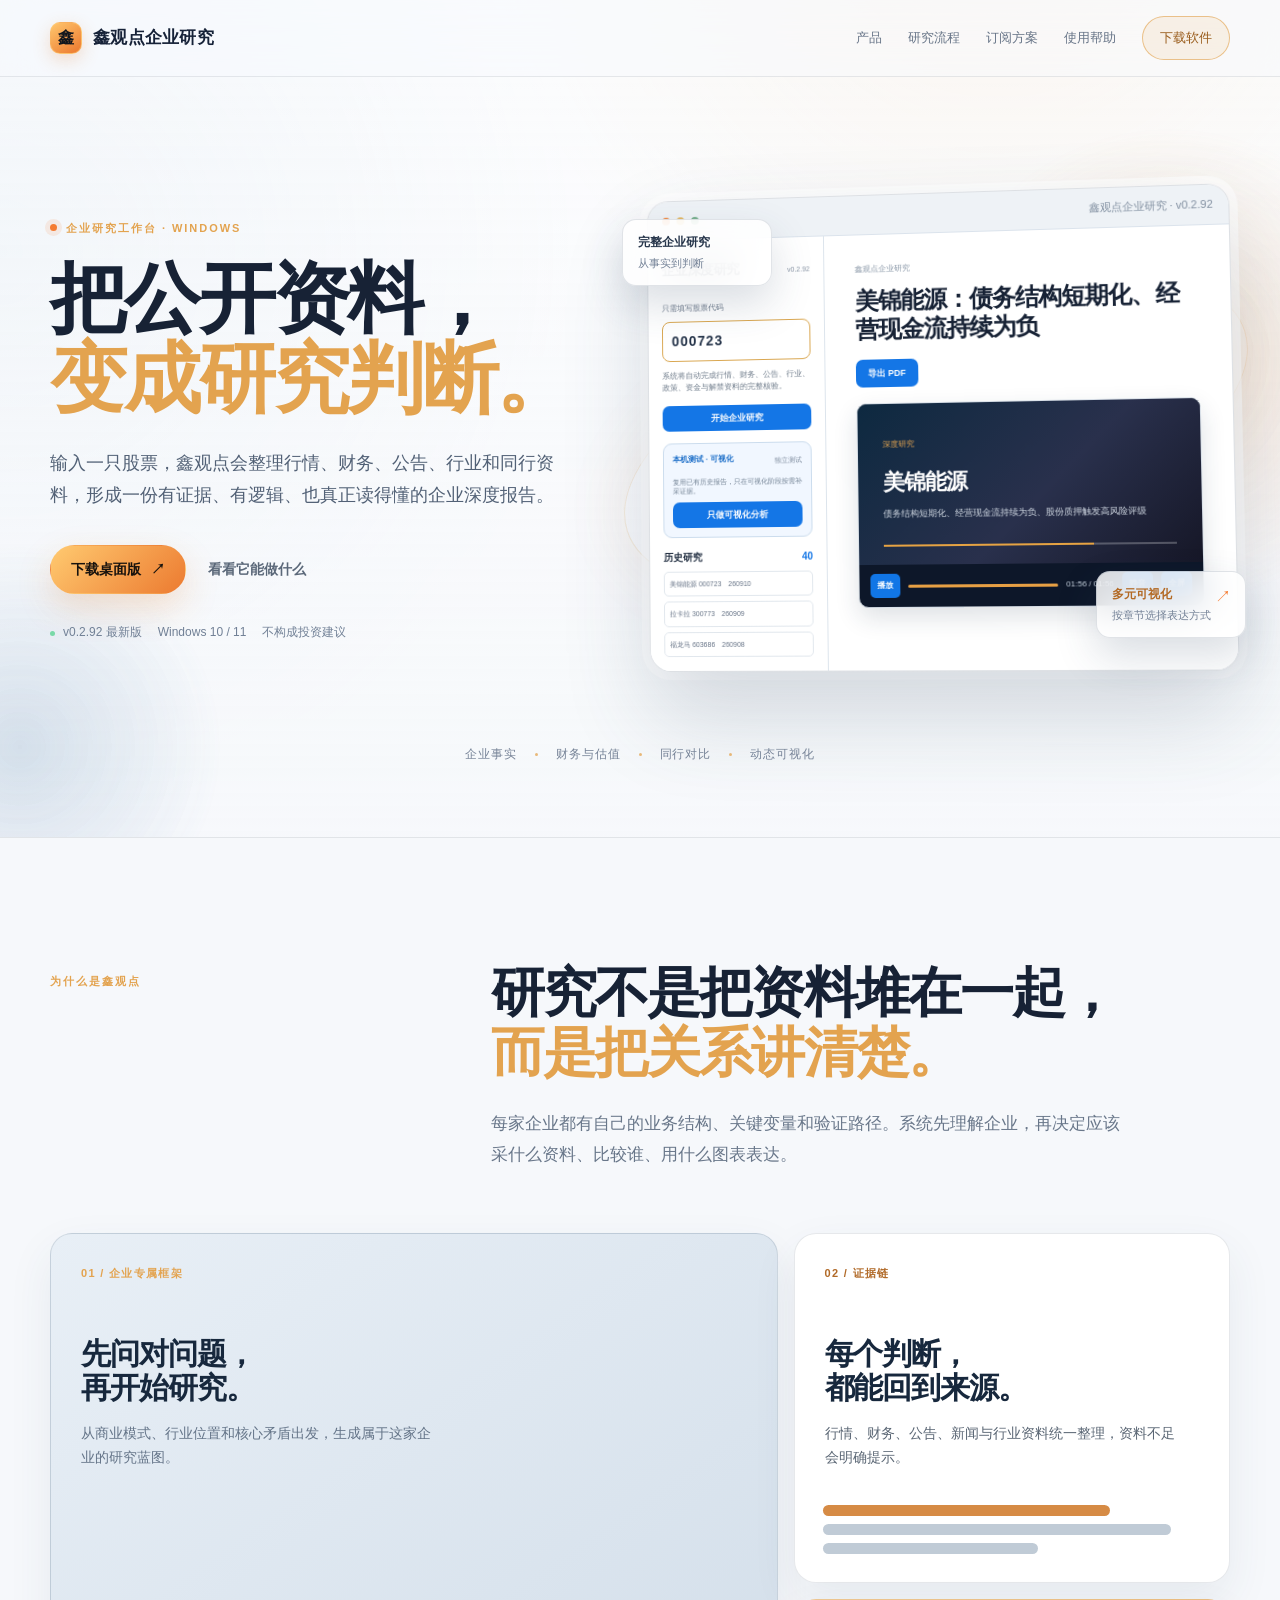
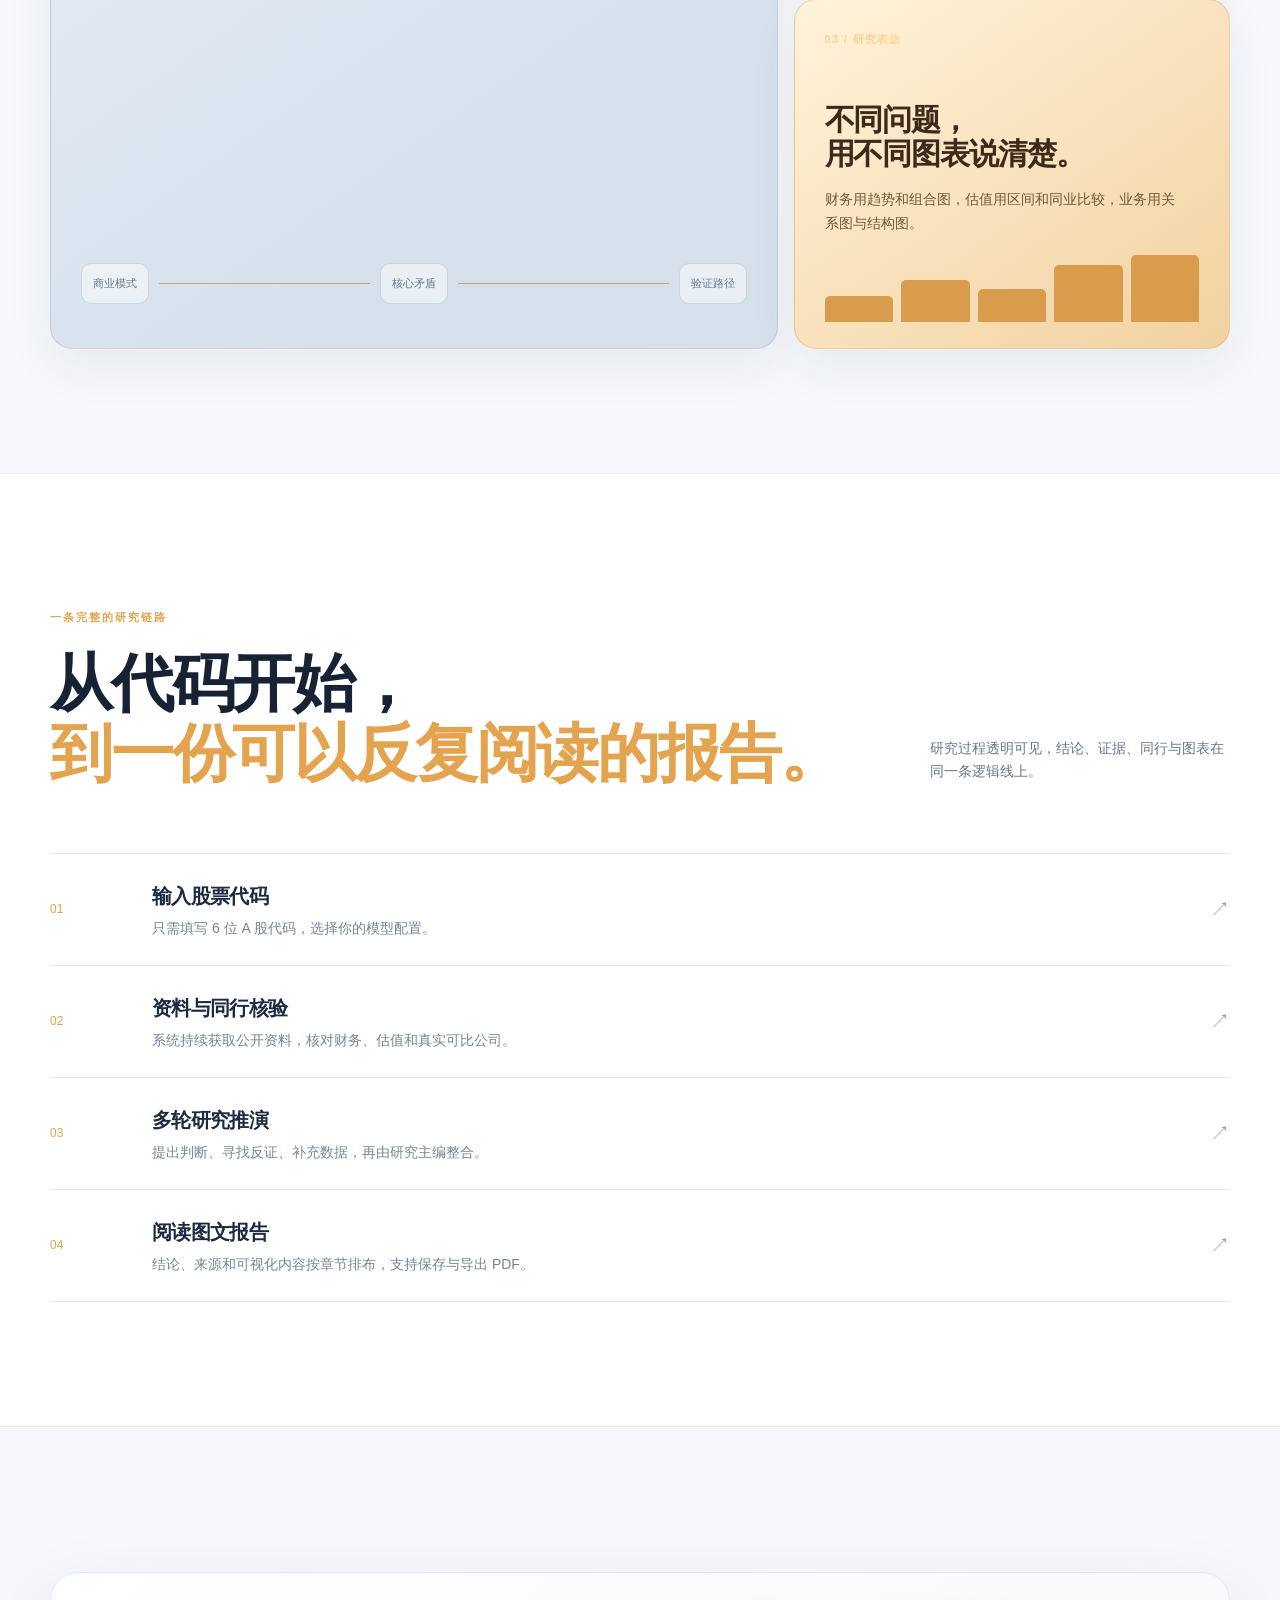
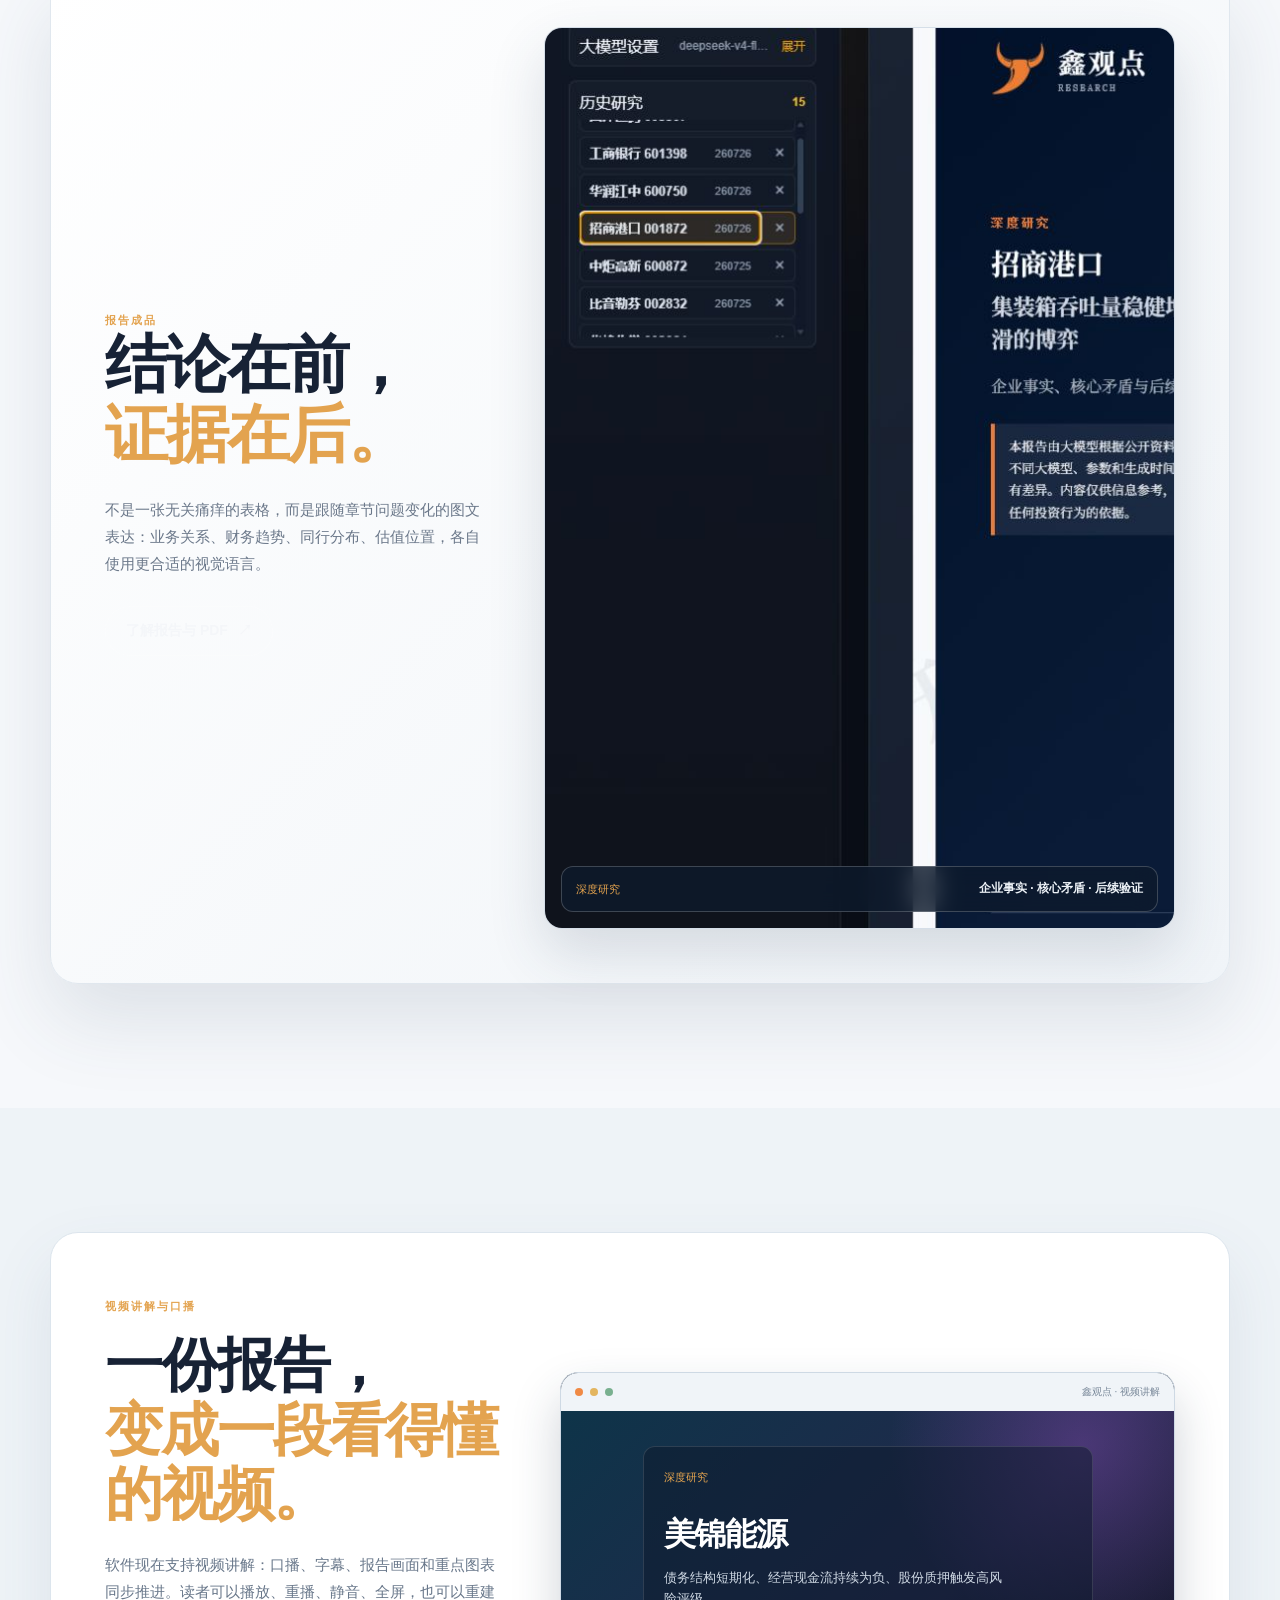
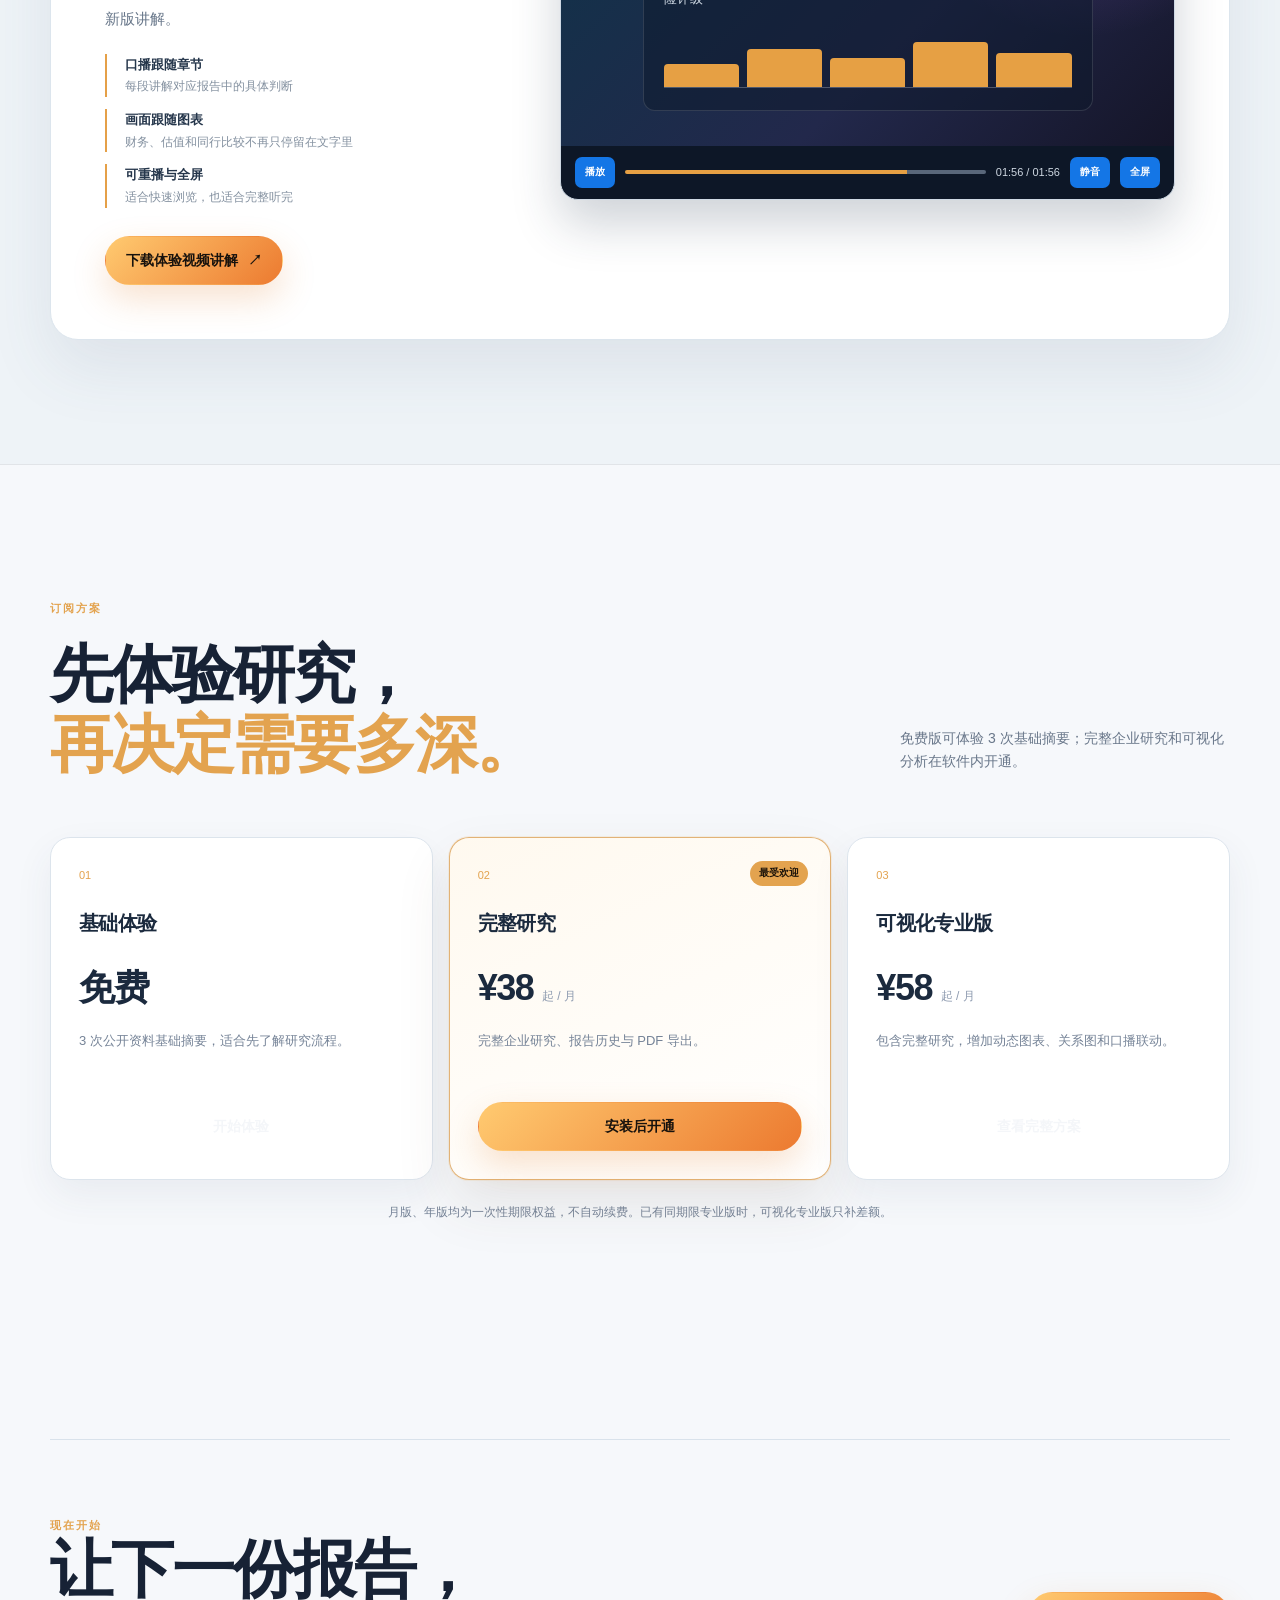
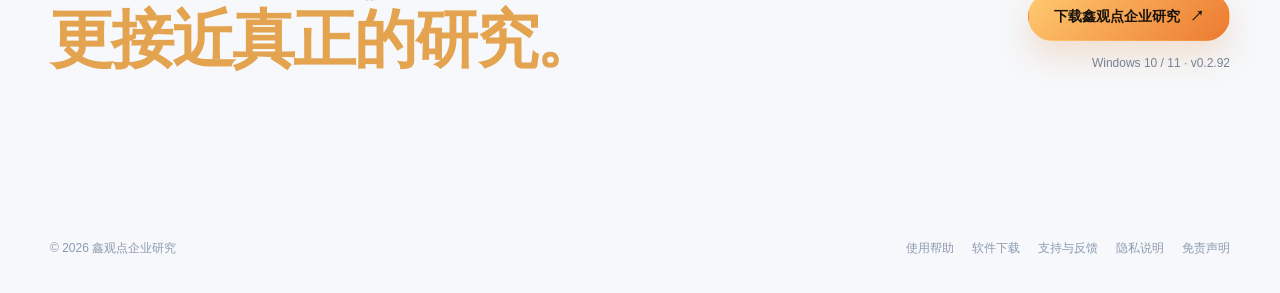
<file: index.html>
<!doctype html>
<html lang="zh-CN">
<head>
  <meta charset="utf-8">
  <meta name="viewport" content="width=device-width,initial-scale=1">
  <meta name="description" content="鑫观点企业研究：把公开资料整理成可核验、可阅读、可解释的企业深度研究报告。">
  <title>鑫观点企业研究｜把公开资料变成研究判断</title>
  <link rel="icon" href="favicon.svg">
  <link rel="stylesheet" href="styles.css">
</head>
<body class="home-page">
  <header class="site-header">
    <nav class="container nav" aria-label="主导航">
      <a class="brand" href="index.html" aria-label="鑫观点企业研究首页"><span class="brand-mark">鑫</span><span>鑫观点企业研究</span></a>
      <div class="nav-links"><a href="#product">产品</a><a href="#workflow">研究流程</a><a href="#pricing">订阅方案</a><a href="help.html">使用帮助</a><a class="nav-cta" href="download.html">下载软件</a></div>
    </nav>
  </header>

  <main>
    <section class="hero hero-premium">
      <div class="hero-glow hero-glow-one" aria-hidden="true"></div><div class="hero-glow hero-glow-two" aria-hidden="true"></div>
      <div class="container hero-grid">
        <div class="hero-copy">
          <p class="eyebrow"><span class="eyebrow-dot"></span>企业研究工作台 · Windows</p>
          <h1><span class="hero-title-line">把公开资料，</span><em class="hero-title-line">变成研究判断。</em></h1>
          <p class="hero-lead">输入一只股票，鑫观点会整理行情、财务、公告、行业和同行资料，形成一份有证据、有逻辑、也真正读得懂的企业深度报告。</p>
          <div class="actions"><a class="button primary" href="download.html">下载桌面版 <span aria-hidden="true">↗</span></a><a class="button text-button" href="#product">看看它能做什么</a></div>
          <div class="hero-meta" aria-label="产品信息"><span><i class="meta-dot"></i>v0.2.92 最新版</span><span>Windows 10 / 11</span><span>不构成投资建议</span></div>
        </div>
        <div class="hero-visual" aria-label="鑫观点企业研究浅色软件界面预览">
          <div class="visual-orbit orbit-one" aria-hidden="true"></div><div class="visual-orbit orbit-two" aria-hidden="true"></div>
          <div class="app-window app-window-hero"><div class="window-bar"><span></span><span></span><span></span><small>鑫观点企业研究 · v0.2.92</small></div><div class="light-app-preview">
            <aside class="preview-sidebar"><strong>企业深度研究 <small>v0.2.92</small></strong><label>只需填写股票代码</label><div class="code-field">000723</div><p>系统将自动完成行情、财务、公告、行业、政策、资金与解禁资料的完整核验。</p><button>开始企业研究</button><div class="preview-mode"><b>本机测试 · 可视化</b><span>独立测试</span><small>复用已有历史报告，只在可视化阶段按需补采证据。</small><button>只做可视化分析</button></div><div class="preview-history"><b>历史研究 <span>40</span></b><i>美锦能源 000723　260910</i><i>拉卡拉 300773　260909</i><i>福龙马 603686　260908</i></div></aside>
            <section class="preview-content"><div class="preview-kicker">鑫观点企业研究</div><h4>美锦能源：债务结构短期化、经营现金流持续为负</h4><button class="preview-export">导出 PDF</button><div class="preview-video"><div class="preview-video-screen"><span>深度研究</span><strong>美锦能源</strong><p>债务结构短期化、经营现金流持续为负、股份质押触发高风险评级</p><div class="preview-video-line"></div></div><div class="preview-video-controls"><b>播放</b><i></i><span>01:56 / 01:56</span><b>静音</b><b>全屏</b></div></div></section>
          </div></div>
          <div class="float-card float-card-top"><strong>完整企业研究</strong><span>从事实到判断</span></div><div class="float-card float-card-bottom"><span class="float-spark">↗</span><strong>多元可视化</strong><span>按章节选择表达方式</span></div>
        </div>
      </div>
      <div class="container signal-row" aria-label="研究能力概览"><span>企业事实</span><i></i><span>财务与估值</span><i></i><span>同行对比</span><i></i><span>动态可视化</span></div>
    </section>

    <section class="section statement-section" id="product">
      <div class="container statement-grid"><div class="section-kicker">为什么是鑫观点</div><div><h2><span class="statement-title-desktop">研究不是把资料堆在一起，</span><span class="statement-title-mobile">研究不是把资料<br>堆在一起，</span><br><span>而是把关系讲清楚。</span></h2><p class="section-intro">每家企业都有自己的业务结构、关键变量和验证路径。系统先理解企业，再决定应该采什么资料、比较谁、用什么图表表达。</p></div></div>
      <div class="container bento-grid">
        <article class="bento-card bento-wide bento-dark"><div class="bento-label">01 / 企业专属框架</div><h3>先问对问题，<br>再开始研究。</h3><p>从商业模式、行业位置和核心矛盾出发，生成属于这家企业的研究蓝图。</p><div class="framework-lines" aria-hidden="true"><span>商业模式</span><i></i><span>核心矛盾</span><i></i><span>验证路径</span></div></article>
        <article class="bento-card bento-light"><div class="bento-label">02 / 证据链</div><h3>每个判断，<br>都能回到来源。</h3><p>行情、财务、公告、新闻与行业资料统一整理，资料不足会明确提示。</p><div class="evidence-stack" aria-hidden="true"><span></span><span></span><span></span></div></article>
        <article class="bento-card bento-accent"><div class="bento-label">03 / 研究表达</div><h3>不同问题，<br>用不同图表说清楚。</h3><p>财务用趋势和组合图，估值用区间和同业比较，业务用关系图与结构图。</p><div class="mini-bars" aria-hidden="true"><i></i><i></i><i></i><i></i><i></i></div></article>
      </div>
    </section>

    <section class="section workflow-section" id="workflow"><div class="container"><div class="section-kicker">一条完整的研究链路</div><div class="workflow-heading"><h2>从代码开始，<br><span>到一份可以反复阅读的报告。</span></h2><p>研究过程透明可见，结论、证据、同行与图表在同一条逻辑线上。</p></div><div class="workflow-list">
      <div class="workflow-item"><span class="workflow-number">01</span><div><h3>输入股票代码</h3><p>只需填写 6 位 A 股代码，选择你的模型配置。</p></div><span class="workflow-arrow">↗</span></div>
      <div class="workflow-item"><span class="workflow-number">02</span><div><h3>资料与同行核验</h3><p>系统持续获取公开资料，核对财务、估值和真实可比公司。</p></div><span class="workflow-arrow">↗</span></div>
      <div class="workflow-item"><span class="workflow-number">03</span><div><h3>多轮研究推演</h3><p>提出判断、寻找反证、补充数据，再由研究主编整合。</p></div><span class="workflow-arrow">↗</span></div>
      <div class="workflow-item"><span class="workflow-number">04</span><div><h3>阅读图文报告</h3><p>结论、来源和可视化内容按章节排布，支持保存与导出 PDF。</p></div><span class="workflow-arrow">↗</span></div>
    </div></div></section>

    <section class="section report-section"><div class="container report-panel"><div class="report-copy"><div class="section-kicker">报告成品</div><h2>结论在前，<br><span>证据在后。</span></h2><p>不是一张无关痛痒的表格，而是跟随章节问题变化的图文表达：业务关系、财务趋势、同行分布、估值位置，各自使用更合适的视觉语言。</p><a class="button secondary" href="help.html#report">了解报告与 PDF <span aria-hidden="true">↗</span></a></div><div class="report-preview-frame"><img src="report-preview.png" alt="鑫观点企业研究报告封面预览" width="1320" height="900" loading="lazy"><div class="preview-caption"><span>深度研究</span><strong>企业事实 · 核心矛盾 · 后续验证</strong></div></div></div></section>

    <section class="section video-section"><div class="container video-panel"><div class="video-copy"><div class="section-kicker">视频讲解与口播</div><h2>一份报告，<br><span>变成一段看得懂的视频。</span></h2><p>软件现在支持视频讲解：口播、字幕、报告画面和重点图表同步推进。读者可以播放、重播、静音、全屏，也可以重建新版讲解。</p><ul class="video-points"><li><b>口播跟随章节</b><span>每段讲解对应报告中的具体判断</span></li><li><b>画面跟随图表</b><span>财务、估值和同行比较不再只停留在文字里</span></li><li><b>可重播与全屏</b><span>适合快速浏览，也适合完整听完</span></li></ul><a class="button primary" href="download.html">下载体验视频讲解 <span aria-hidden="true">↗</span></a></div><div class="video-demo" aria-label="视频讲解播放器预览"><div class="video-demo-bar"><span></span><span></span><span></span><small>鑫观点 · 视频讲解</small></div><div class="video-demo-screen"><div class="video-demo-slide"><span>深度研究</span><h3>美锦能源</h3><p>债务结构短期化、经营现金流持续为负、股份质押触发高风险评级</p><div class="video-chart"><i></i><i></i><i></i><i></i><i></i></div></div></div><div class="video-demo-controls"><b>播放</b><div><i></i></div><span>01:56 / 01:56</span><b>静音</b><b>全屏</b></div></div></div></section>

    <section class="section pricing-section" id="pricing"><div class="container"><div class="section-kicker">订阅方案</div><div class="pricing-heading"><h2>先体验研究，<br><span>再决定需要多深。</span></h2><p>免费版可体验 3 次基础摘要；完整企业研究和可视化分析在软件内开通。</p></div><div class="price-grid price-grid-home">
      <article class="price price-simple"><span class="price-index">01</span><h3>基础体验</h3><div class="price-value">免费</div><p>3 次公开资料基础摘要，适合先了解研究流程。</p><a class="button secondary" href="download.html">开始体验</a></article>
      <article class="price price-simple recommended"><span class="price-tag">最受欢迎</span><span class="price-index">02</span><h3>完整研究</h3><div class="price-value">¥38 <small>起 / 月</small></div><p>完整企业研究、报告历史与 PDF 导出。</p><a class="button primary" href="download.html">安装后开通</a></article>
      <article class="price price-simple"><span class="price-index">03</span><h3>可视化专业版</h3><div class="price-value">¥58 <small>起 / 月</small></div><p>包含完整研究，增加动态图表、关系图和口播联动。</p><a class="button secondary" href="download.html">查看完整方案</a></article>
    </div><p class="price-note">月版、年版均为一次性期限权益，不自动续费。已有同期限专业版时，可视化专业版只补差额。</p></div></section>

    <section class="section final-cta-section"><div class="container final-cta"><div><div class="section-kicker">现在开始</div><h2>让下一份报告，<br><span>更接近真正的研究。</span></h2></div><div class="final-cta-actions"><a class="button primary large-button" href="download.html">下载鑫观点企业研究 <span aria-hidden="true">↗</span></a><p>Windows 10 / 11 · v0.2.92</p></div></div></section>
  </main>

  <footer class="site-footer"><div class="container footer-grid"><span>© 2026 鑫观点企业研究</span><div class="footer-links"><a href="help.html">使用帮助</a><a href="download.html">软件下载</a><a href="support.html">支持与反馈</a><a href="privacy.html">隐私说明</a><a href="disclaimer.html">免责声明</a></div></div></footer>
</body>
</html>
</file>
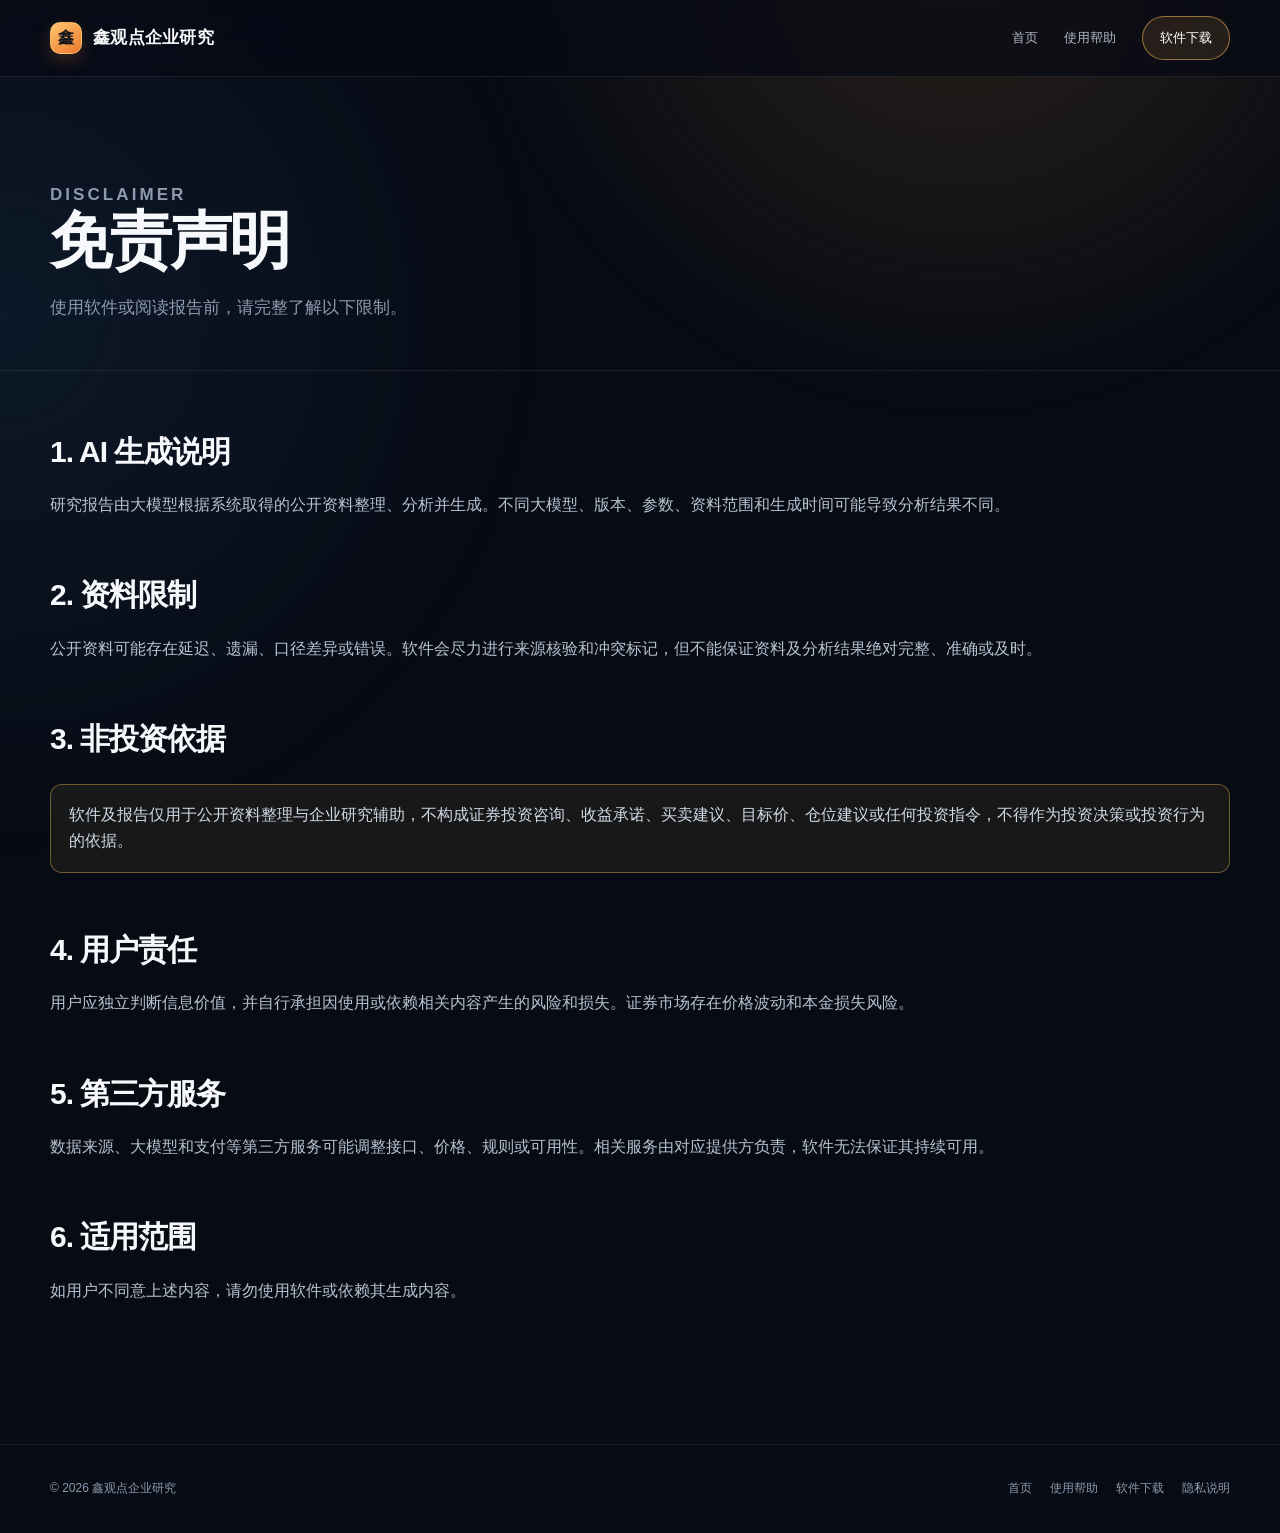
<file: disclaimer.html>
<!doctype html>
<html lang="zh-CN">
<head>
  <meta charset="utf-8">
  <meta name="viewport" content="width=device-width,initial-scale=1">
  <meta name="description" content="鑫观点企业研究免责声明。">
  <title>免责声明｜鑫观点企业研究</title>
  <link rel="icon" href="favicon.svg">
  <link rel="stylesheet" href="styles.css">
</head>
<body>
  <header class="site-header"><nav class="container nav" aria-label="主导航"><a class="brand" href="index.html"><span class="brand-mark">鑫</span>鑫观点企业研究</a><div class="nav-links"><a href="index.html">首页</a><a href="help.html">使用帮助</a><a class="nav-cta" href="download.html">软件下载</a></div></nav></header>
  <main>
    <section class="page-hero"><div class="container"><p class="eyebrow">DISCLAIMER</p><h1>免责声明</h1><p>使用软件或阅读报告前，请完整了解以下限制。</p></div></section>
    <article class="container prose" style="padding:56px 0 88px">
      <section><h2>1. AI 生成说明</h2><p>研究报告由大模型根据系统取得的公开资料整理、分析并生成。不同大模型、版本、参数、资料范围和生成时间可能导致分析结果不同。</p></section>
      <section><h2>2. 资料限制</h2><p>公开资料可能存在延迟、遗漏、口径差异或错误。软件会尽力进行来源核验和冲突标记，但不能保证资料及分析结果绝对完整、准确或及时。</p></section>
      <section><h2>3. 非投资依据</h2><div class="callout warning">软件及报告仅用于公开资料整理与企业研究辅助，不构成证券投资咨询、收益承诺、买卖建议、目标价、仓位建议或任何投资指令，不得作为投资决策或投资行为的依据。</div></section>
      <section><h2>4. 用户责任</h2><p>用户应独立判断信息价值，并自行承担因使用或依赖相关内容产生的风险和损失。证券市场存在价格波动和本金损失风险。</p></section>
      <section><h2>5. 第三方服务</h2><p>数据来源、大模型和支付等第三方服务可能调整接口、价格、规则或可用性。相关服务由对应提供方负责，软件无法保证其持续可用。</p></section>
      <section><h2>6. 适用范围</h2><p>如用户不同意上述内容，请勿使用软件或依赖其生成内容。</p></section>
    </article>
  </main>
  <footer class="site-footer"><div class="container footer-grid"><span>© 2026 鑫观点企业研究</span><div class="footer-links"><a href="index.html">首页</a><a href="help.html">使用帮助</a><a href="download.html">软件下载</a><a href="privacy.html">隐私说明</a></div></div></footer>
</body>
</html>
</file>
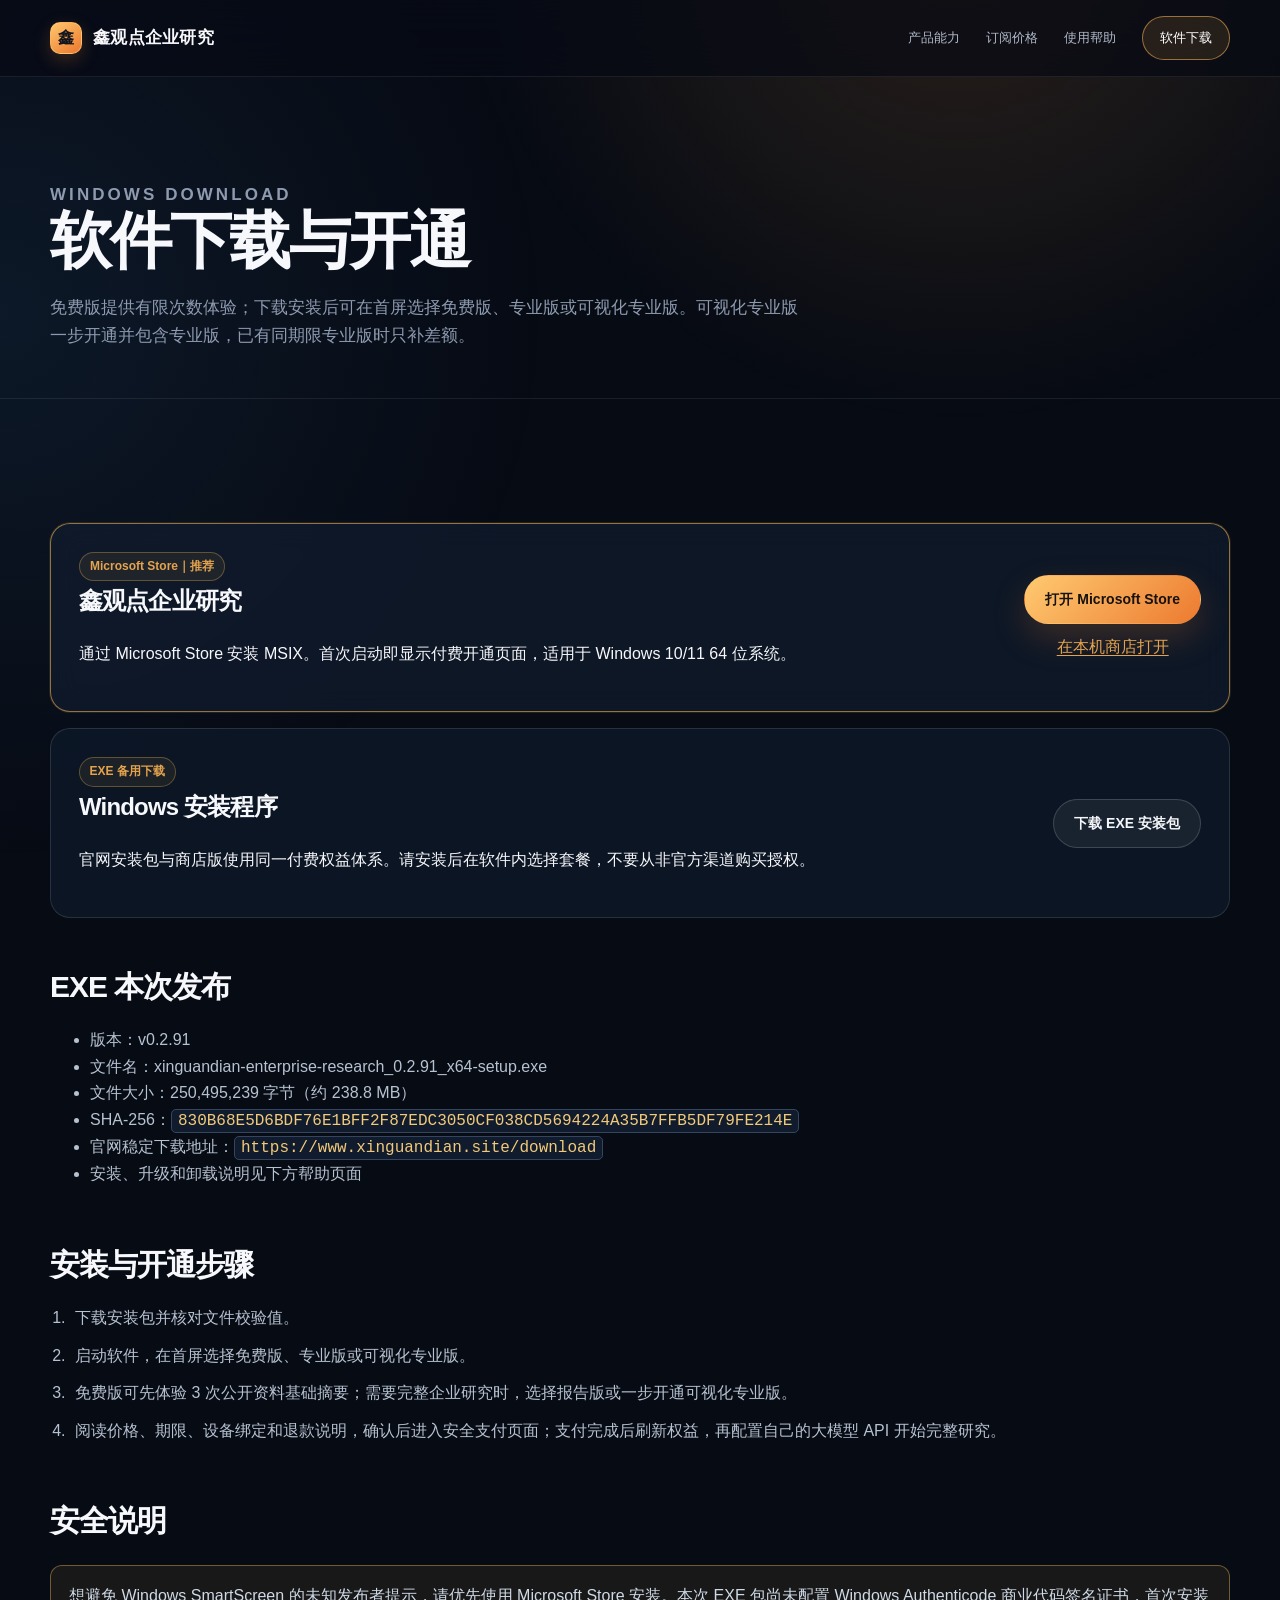
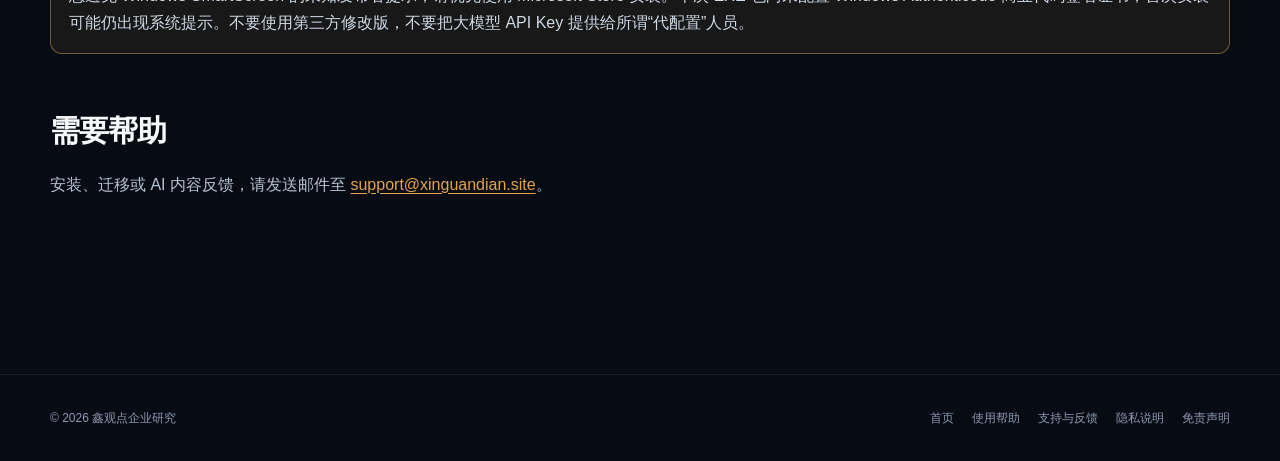
<file: download-info.html>
<!doctype html>
<html lang="zh-CN">
<head>
  <meta charset="utf-8">
  <meta name="viewport" content="width=device-width,initial-scale=1">
  <meta name="description" content="下载鑫观点企业研究 Windows 桌面软件，查看版本信息、安装步骤和文件校验值。">
  <title>软件下载｜鑫观点企业研究</title>
  <link rel="icon" href="favicon.svg">
  <link rel="stylesheet" href="styles.css">
</head>
<body>
  <header class="site-header"><nav class="container nav" aria-label="主导航"><a class="brand" href="index.html"><span class="brand-mark">鑫</span>鑫观点企业研究</a><div class="nav-links"><a href="index.html#features">产品能力</a><a href="index.html#pricing">订阅价格</a><a href="help.html">使用帮助</a><a class="nav-cta" aria-current="page" href="download.html">软件下载</a></div></nav></header>
  <main>
    <section class="page-hero"><div class="container"><p class="eyebrow">WINDOWS DOWNLOAD</p><h1>软件下载与开通</h1><p>免费版提供有限次数体验；下载安装后可在首屏选择免费版、专业版或可视化专业版。可视化专业版一步开通并包含专业版，已有同期限专业版时只补差额。</p></div></section>
    <section class="section"><div class="container">
      <article class="download-card store-download-card">
        <div><span class="status-pill">Microsoft Store｜推荐</span><h2>鑫观点企业研究</h2><p>通过 Microsoft Store 安装 MSIX。首次启动即显示付费开通页面，适用于 Windows 10/11 64 位系统。</p></div>
        <div class="download-actions"><a class="button primary" href="https://apps.microsoft.com/detail/9N70DR3F7M9R">打开 Microsoft Store</a><a class="text-link" href="ms-windows-store://pdp/?ProductId=9N70DR3F7M9R">在本机商店打开</a></div>
      </article>
      <article class="download-card backup-download-card">
        <div><span class="status-pill">EXE 备用下载</span><h2>Windows 安装程序</h2><p>官网安装包与商店版使用同一付费权益体系。请安装后在软件内选择套餐，不要从非官方渠道购买授权。</p></div>
        <a class="button secondary" href="download">下载 EXE 安装包</a>
      </article>
      <div class="prose" style="margin-top:44px">
        <section><h2>EXE 本次发布</h2><ul><li>版本：v0.2.91</li><li>文件名：xinguandian-enterprise-research_0.2.91_x64-setup.exe</li><li>文件大小：250,495,239 字节（约 238.8 MB）</li><li>SHA-256：<code>830B68E5D6BDF76E1BFF2F87EDC3050CF038CD5694224A35B7FFB5DF79FE214E</code></li><li>官网稳定下载地址：<code>https://www.xinguandian.site/download</code></li><li>安装、升级和卸载说明见下方帮助页面</li></ul></section>
        <section><h2>安装与开通步骤</h2><ol class="help-steps"><li>下载安装包并核对文件校验值。</li><li>启动软件，在首屏选择免费版、专业版或可视化专业版。</li><li>免费版可先体验 3 次公开资料基础摘要；需要完整企业研究时，选择报告版或一步开通可视化专业版。</li><li>阅读价格、期限、设备绑定和退款说明，确认后进入安全支付页面；支付完成后刷新权益，再配置自己的大模型 API 开始完整研究。</li></ol></section>
        <section><h2>安全说明</h2><div class="callout warning">想避免 Windows SmartScreen 的未知发布者提示，请优先使用 Microsoft Store 安装。本次 EXE 包尚未配置 Windows Authenticode 商业代码签名证书，首次安装可能仍出现系统提示。不要使用第三方修改版，不要把大模型 API Key 提供给所谓“代配置”人员。</div></section>
        <section><h2>需要帮助</h2><p>安装、迁移或 AI 内容反馈，请发送邮件至 <a class="inline-link" href="mailto:support@xinguandian.site">support@xinguandian.site</a>。</p></section>
      </div>
    </div></section>
  </main>
  <footer class="site-footer"><div class="container footer-grid"><span>© 2026 鑫观点企业研究</span><div class="footer-links"><a href="index.html">首页</a><a href="help.html">使用帮助</a><a href="support.html">支持与反馈</a><a href="privacy.html">隐私说明</a><a href="disclaimer.html">免责声明</a></div></div></footer>
</body>
</html>
</file>
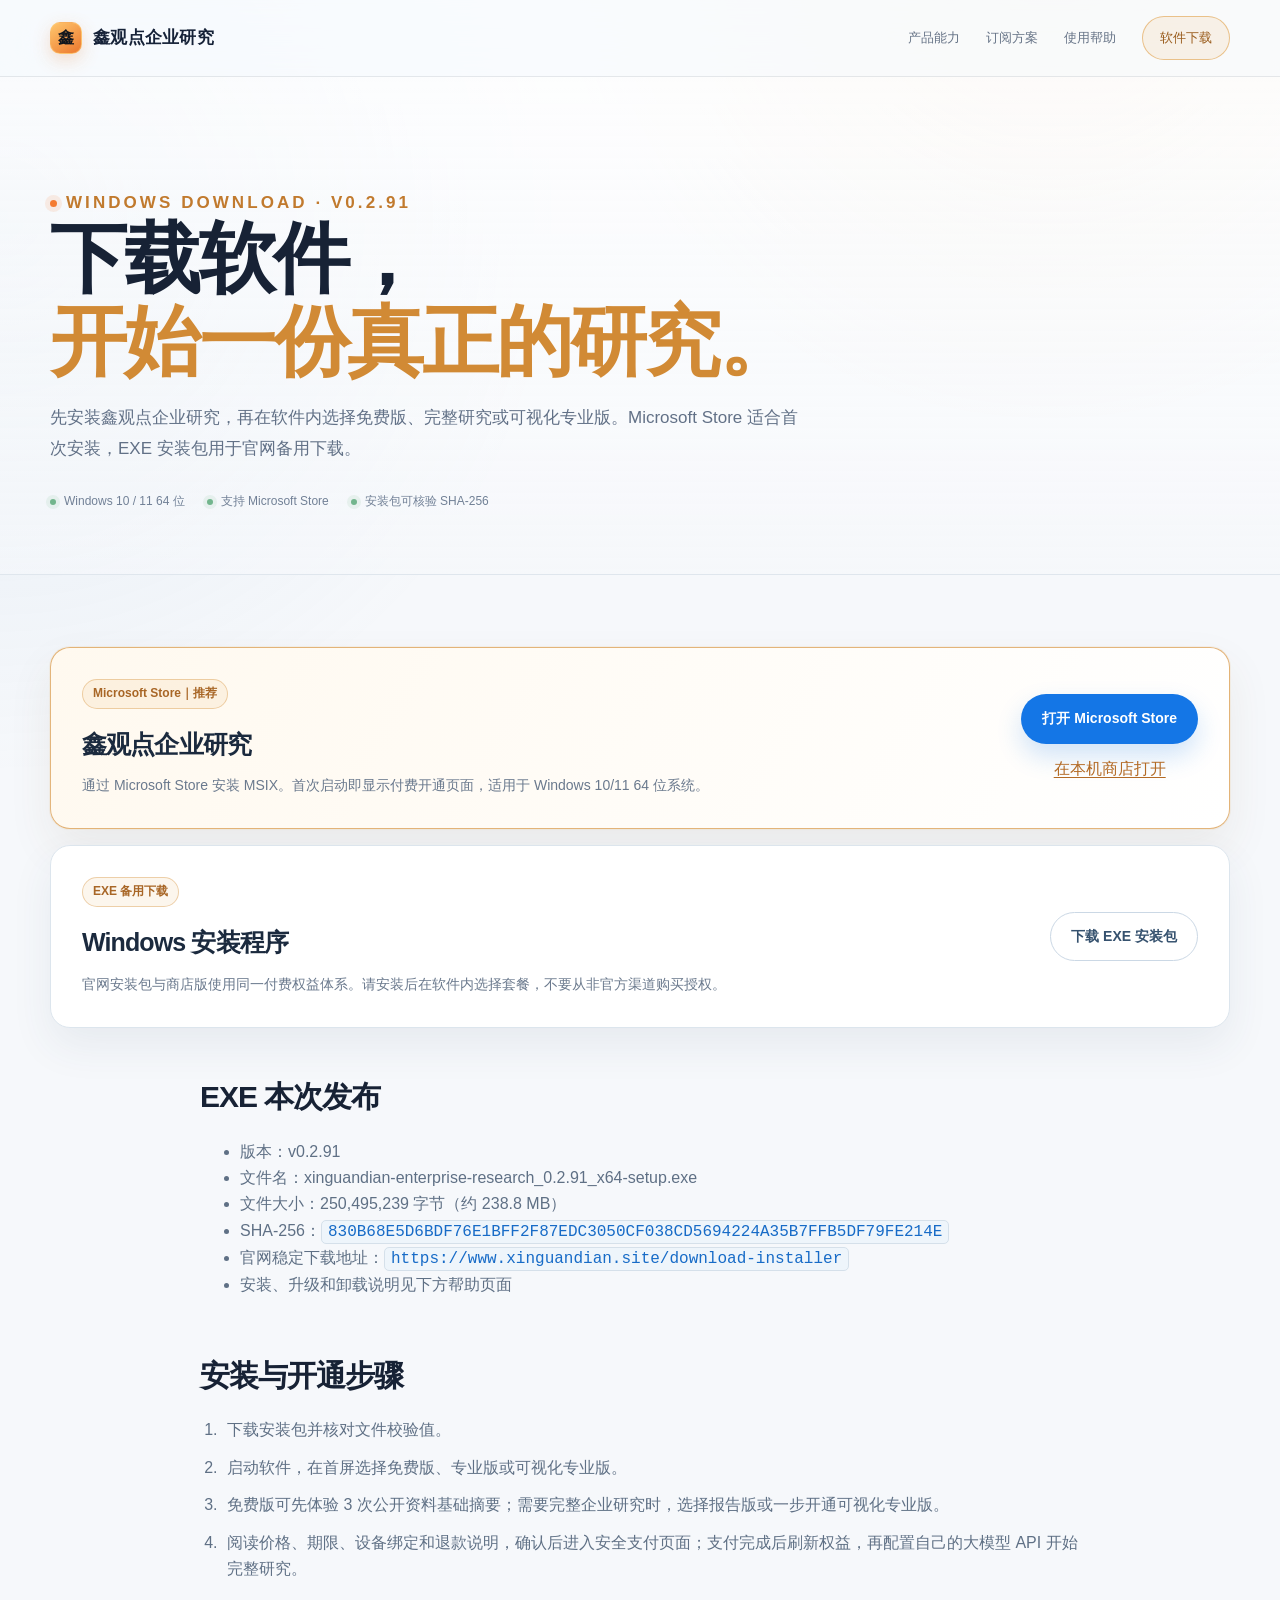
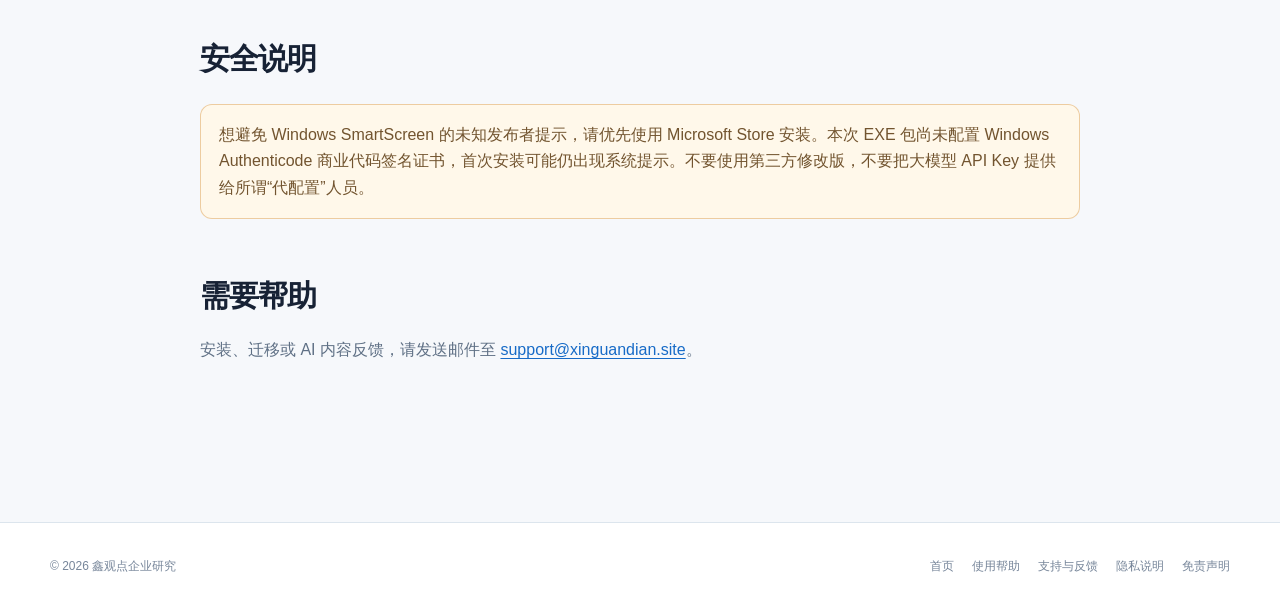
<file: download.html>
<!doctype html>
<html lang="zh-CN">
<head>
  <meta charset="utf-8">
  <meta name="viewport" content="width=device-width,initial-scale=1">
  <meta name="description" content="下载鑫观点企业研究 Windows 桌面软件，查看版本信息、安装步骤和文件校验值。">
  <title>软件下载｜鑫观点企业研究</title>
  <link rel="icon" href="favicon.svg">
  <link rel="stylesheet" href="styles.css">
</head>
<body class="download-page">
  <header class="site-header"><nav class="container nav" aria-label="主导航"><a class="brand" href="index.html"><span class="brand-mark">鑫</span>鑫观点企业研究</a><div class="nav-links"><a href="index.html#product">产品能力</a><a href="index.html#pricing">订阅方案</a><a href="help.html">使用帮助</a><a class="nav-cta" aria-current="page" href="download.html">软件下载</a></div></nav></header>
  <main>
    <section class="page-hero"><div class="container"><p class="eyebrow"><span class="eyebrow-dot"></span>WINDOWS DOWNLOAD · v0.2.91</p><h1><span class="download-title-line">下载软件，</span><em class="download-title-line">开始一份真正的研究。</em></h1><p>先安装鑫观点企业研究，再在软件内选择免费版、完整研究或可视化专业版。Microsoft Store 适合首次安装，EXE 安装包用于官网备用下载。</p><div class="download-hero-meta"><span><i></i>Windows 10 / 11 64 位</span><span><i></i>支持 Microsoft Store</span><span><i></i>安装包可核验 SHA-256</span></div></div></section>
    <section class="section"><div class="container">
      <article class="download-card store-download-card">
        <div><span class="status-pill">Microsoft Store｜推荐</span><h2>鑫观点企业研究</h2><p>通过 Microsoft Store 安装 MSIX。首次启动即显示付费开通页面，适用于 Windows 10/11 64 位系统。</p></div>
        <div class="download-actions"><a class="button primary" href="https://apps.microsoft.com/detail/9N70DR3F7M9R">打开 Microsoft Store</a><a class="text-link" href="ms-windows-store://pdp/?ProductId=9N70DR3F7M9R">在本机商店打开</a></div>
      </article>
      <article class="download-card backup-download-card">
        <div><span class="status-pill">EXE 备用下载</span><h2>Windows 安装程序</h2><p>官网安装包与商店版使用同一付费权益体系。请安装后在软件内选择套餐，不要从非官方渠道购买授权。</p></div>
        <a class="button secondary" href="download-installer">下载 EXE 安装包</a>
      </article>
      <div class="prose" style="margin-top:44px">
        <section><h2>EXE 本次发布</h2><ul><li>版本：v0.2.91</li><li>文件名：xinguandian-enterprise-research_0.2.91_x64-setup.exe</li><li>文件大小：250,495,239 字节（约 238.8 MB）</li><li>SHA-256：<code>830B68E5D6BDF76E1BFF2F87EDC3050CF038CD5694224A35B7FFB5DF79FE214E</code></li><li>官网稳定下载地址：<code>https://www.xinguandian.site/download-installer</code></li><li>安装、升级和卸载说明见下方帮助页面</li></ul></section>
        <section><h2>安装与开通步骤</h2><ol class="help-steps"><li>下载安装包并核对文件校验值。</li><li>启动软件，在首屏选择免费版、专业版或可视化专业版。</li><li>免费版可先体验 3 次公开资料基础摘要；需要完整企业研究时，选择报告版或一步开通可视化专业版。</li><li>阅读价格、期限、设备绑定和退款说明，确认后进入安全支付页面；支付完成后刷新权益，再配置自己的大模型 API 开始完整研究。</li></ol></section>
        <section><h2>安全说明</h2><div class="callout warning">想避免 Windows SmartScreen 的未知发布者提示，请优先使用 Microsoft Store 安装。本次 EXE 包尚未配置 Windows Authenticode 商业代码签名证书，首次安装可能仍出现系统提示。不要使用第三方修改版，不要把大模型 API Key 提供给所谓“代配置”人员。</div></section>
        <section><h2>需要帮助</h2><p>安装、迁移或 AI 内容反馈，请发送邮件至 <a class="inline-link" href="mailto:support@xinguandian.site">support@xinguandian.site</a>。</p></section>
      </div>
    </div></section>
  </main>
  <footer class="site-footer"><div class="container footer-grid"><span>© 2026 鑫观点企业研究</span><div class="footer-links"><a href="index.html">首页</a><a href="help.html">使用帮助</a><a href="support.html">支持与反馈</a><a href="privacy.html">隐私说明</a><a href="disclaimer.html">免责声明</a></div></div></footer>
</body>
</html>
</file>
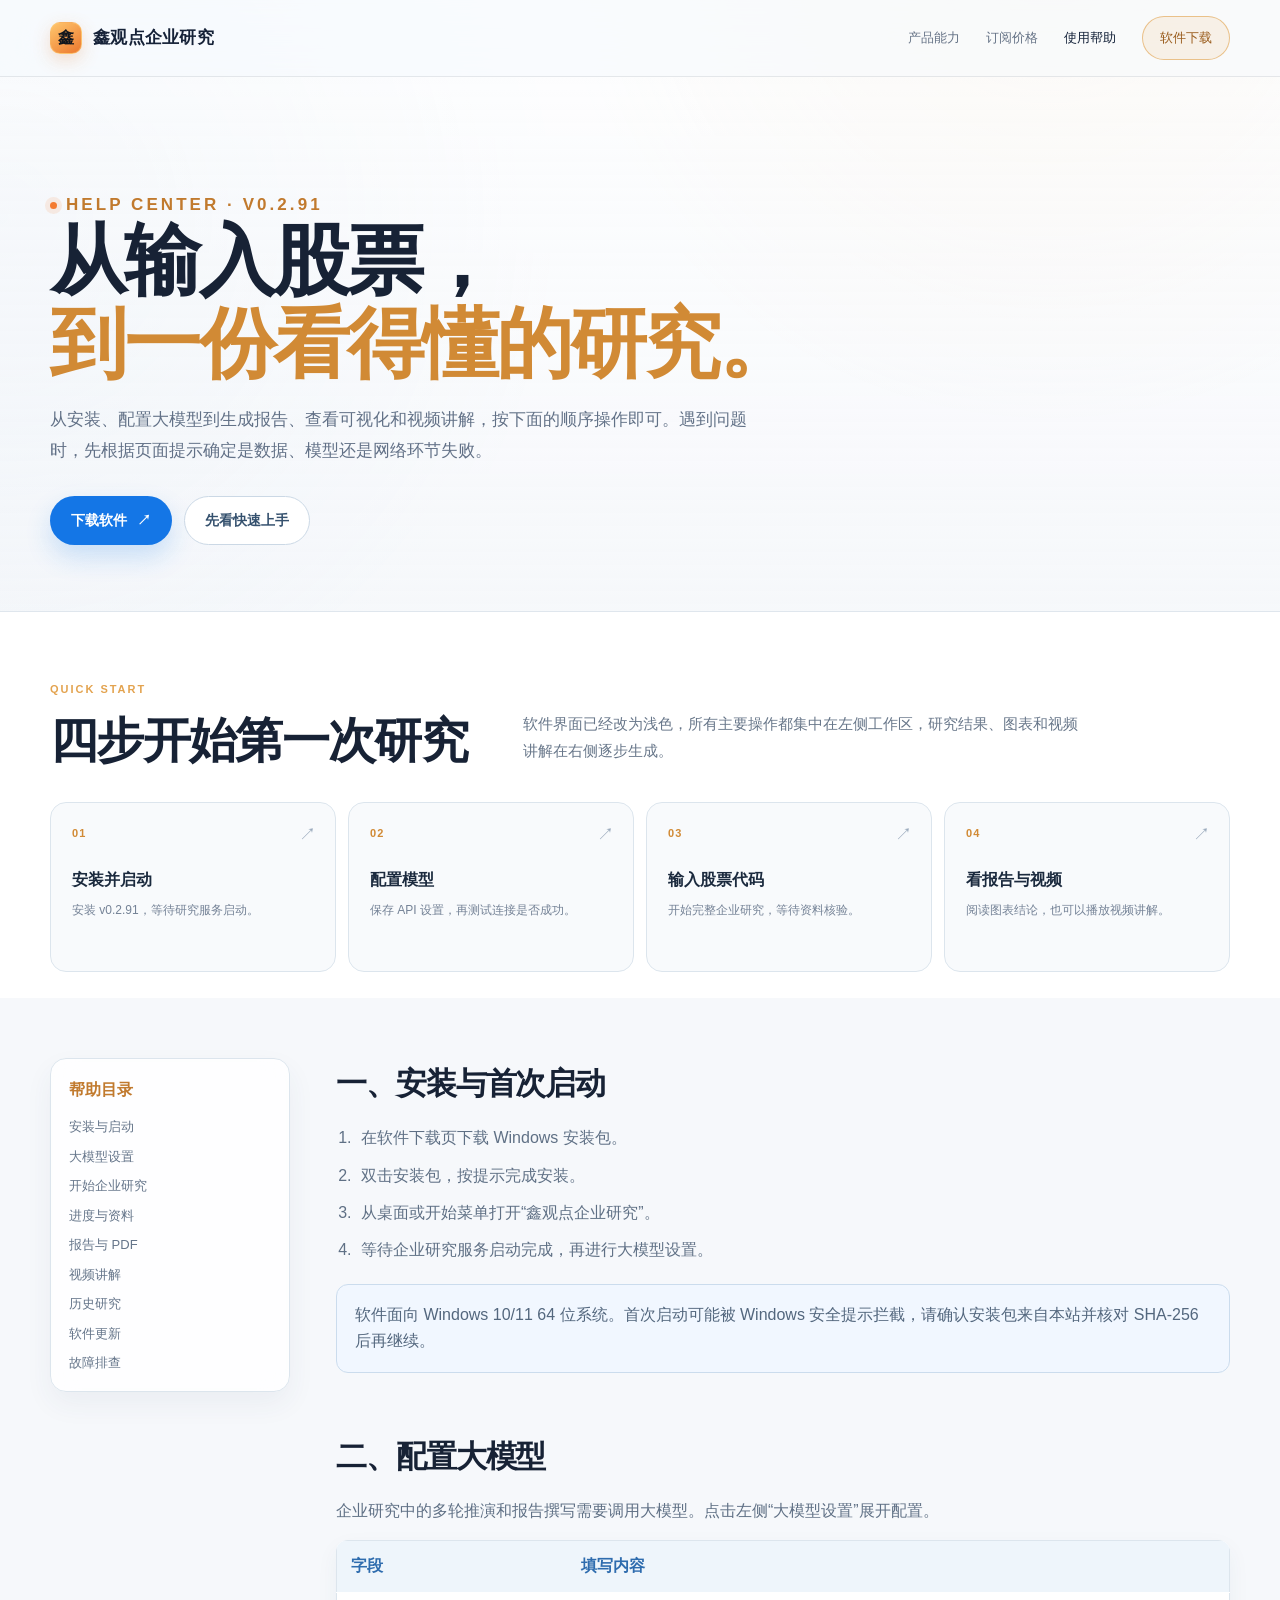
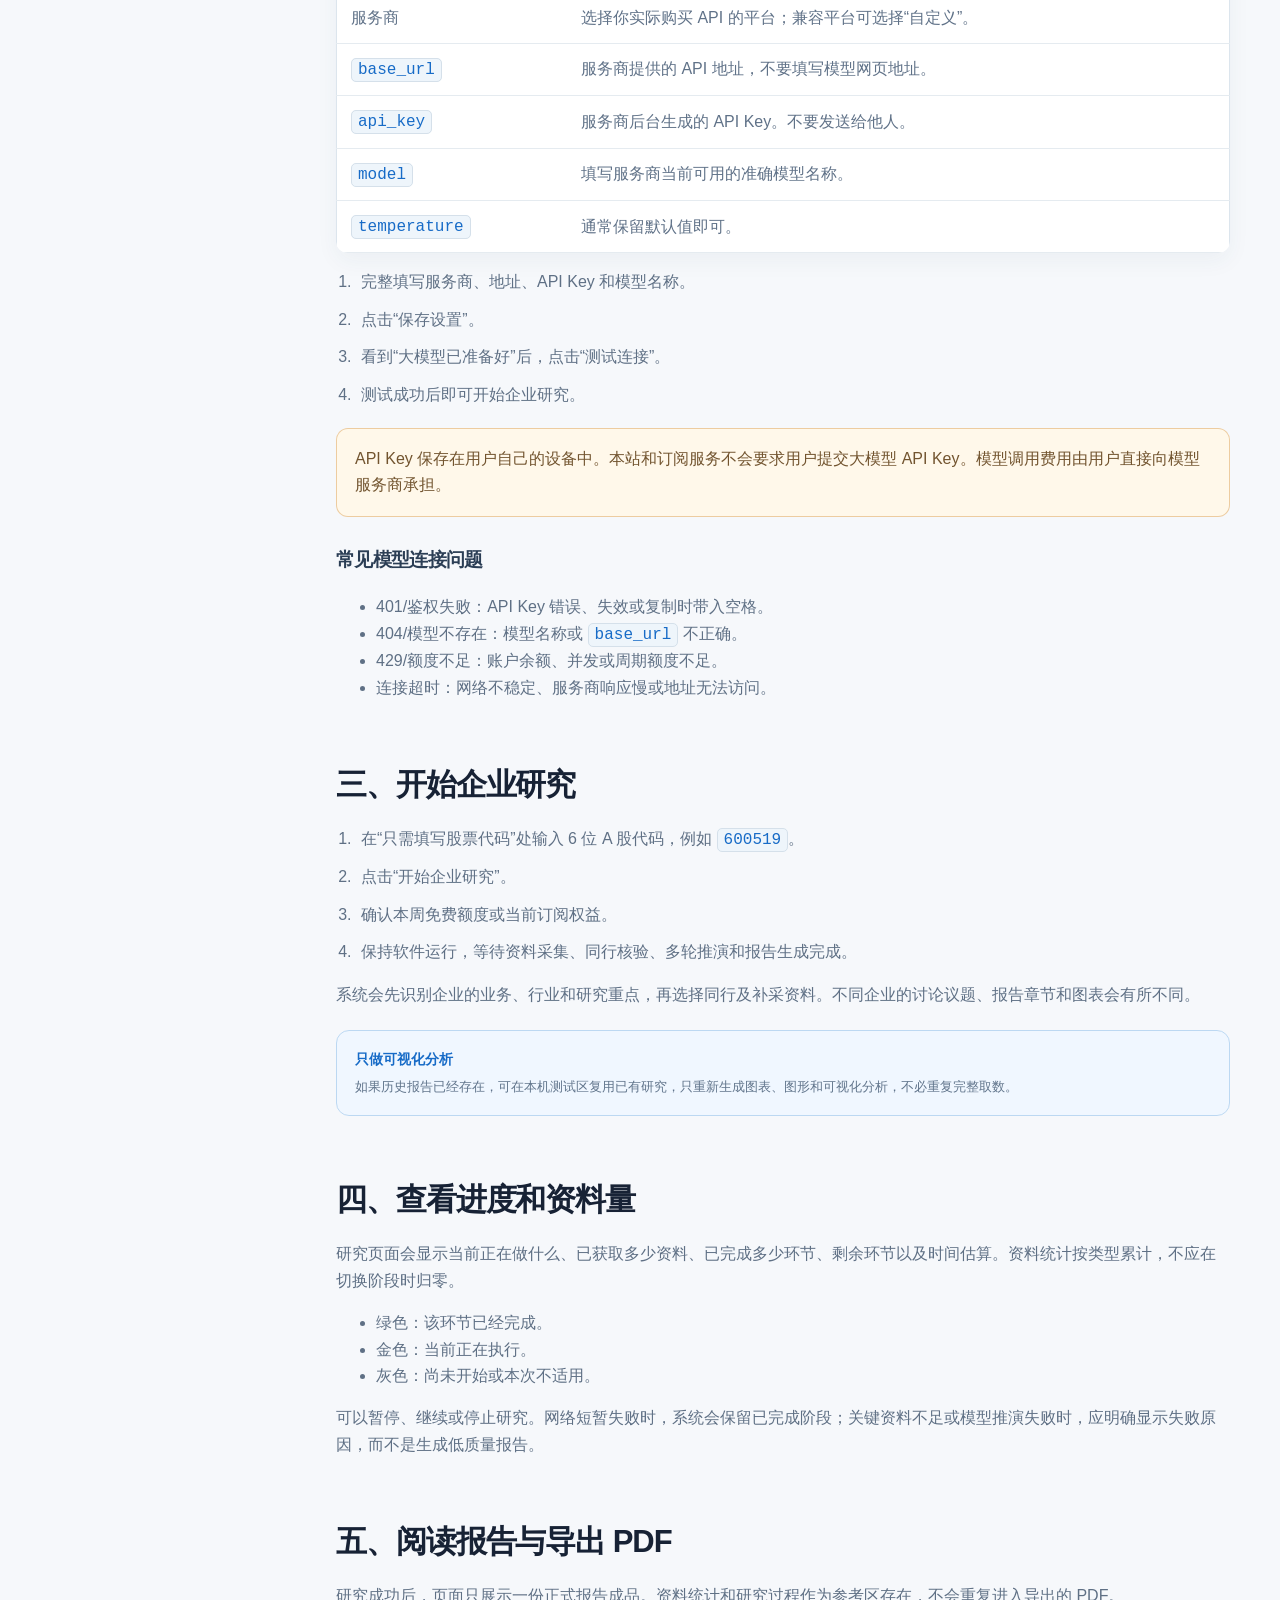
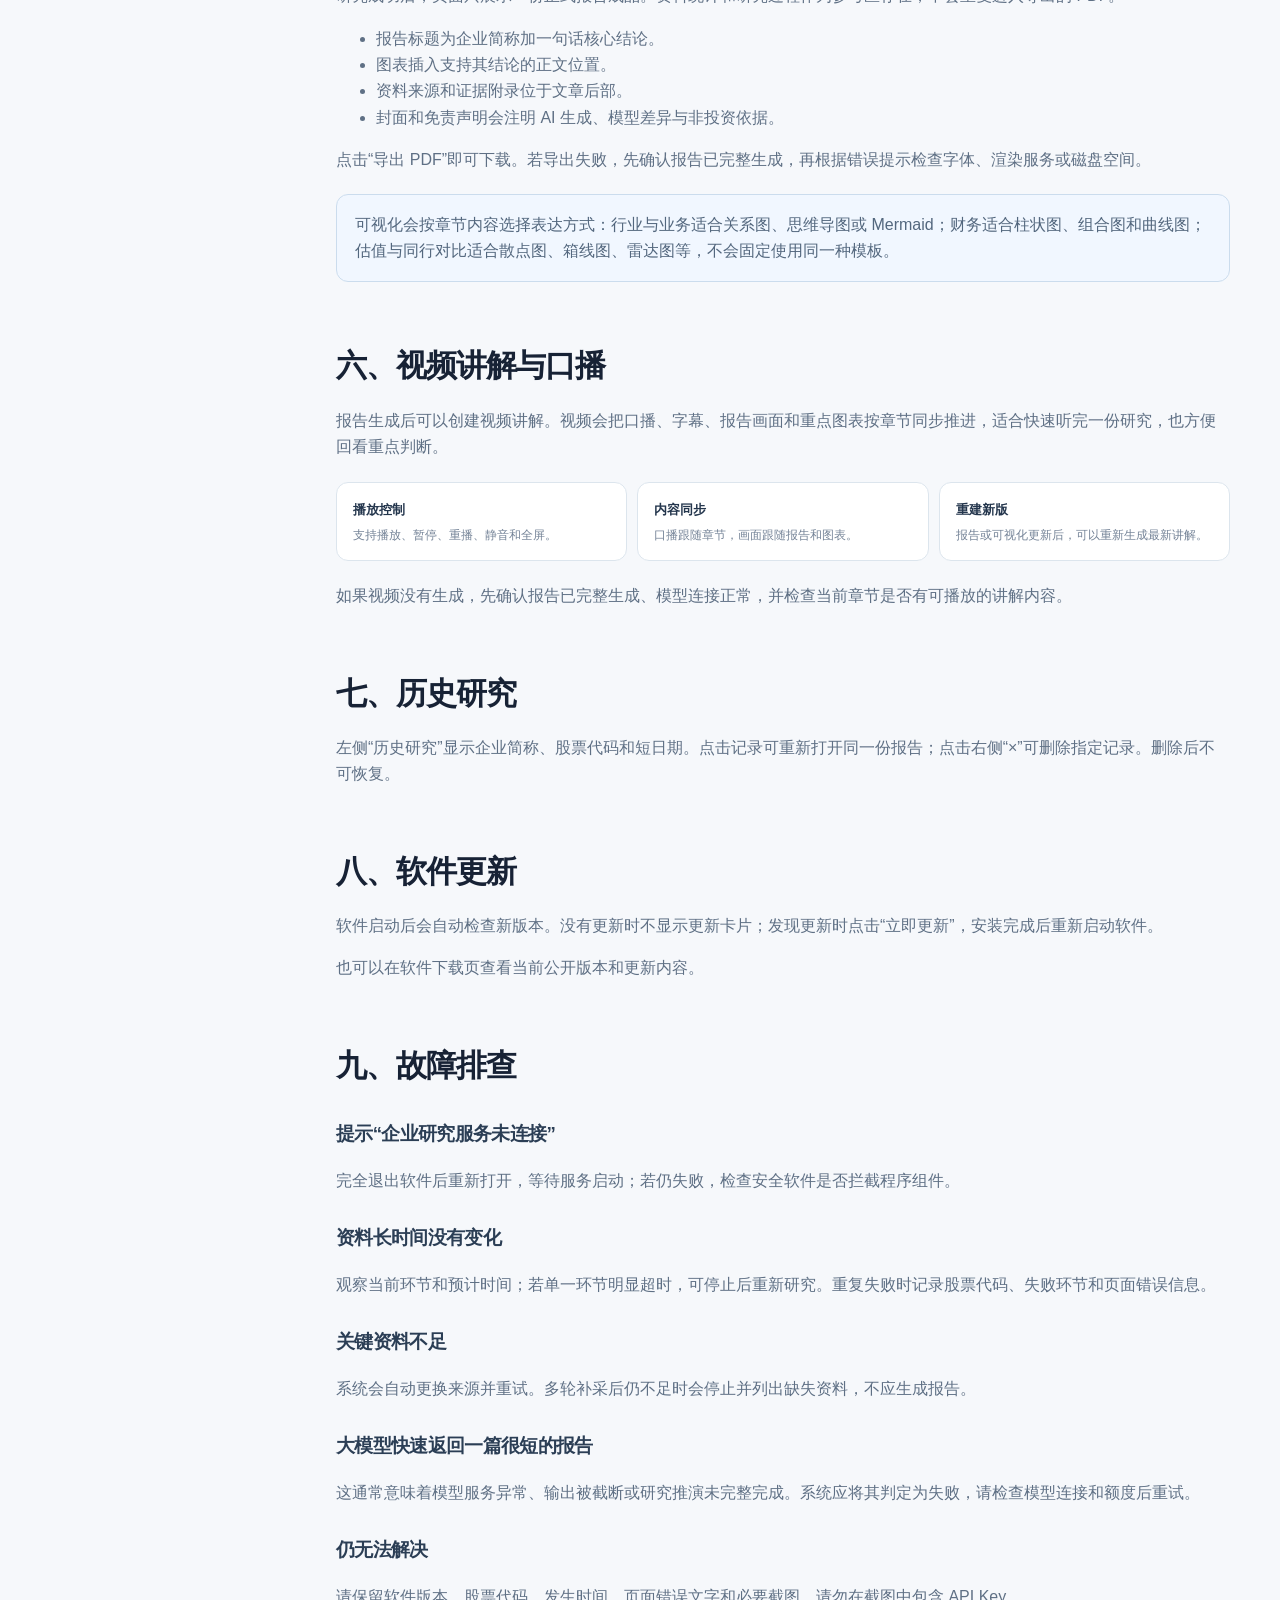
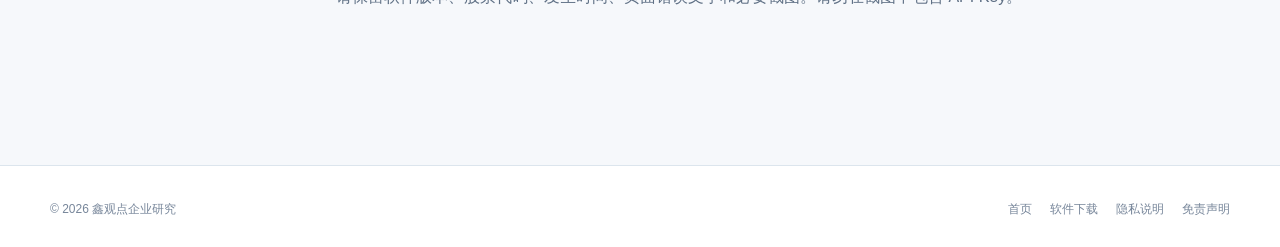
<file: help.html>
<!doctype html>
<html lang="zh-CN">
<head>
  <meta charset="utf-8">
  <meta name="viewport" content="width=device-width,initial-scale=1">
  <meta name="description" content="鑫观点企业研究安装、配置大模型、开始企业研究、阅读报告和故障排查说明。">
  <title>使用帮助｜鑫观点企业研究</title>
  <link rel="icon" href="favicon.svg">
  <link rel="stylesheet" href="styles.css">
</head>
<body class="help-page">
  <header class="site-header"><nav class="container nav" aria-label="主导航"><a class="brand" href="index.html"><span class="brand-mark">鑫</span>鑫观点企业研究</a><div class="nav-links"><a href="index.html#features">产品能力</a><a href="index.html#pricing">订阅价格</a><a aria-current="page" href="help.html">使用帮助</a><a class="nav-cta" href="download.html">软件下载</a></div></nav></header>
  <main>
    <section class="page-hero"><div class="container"><p class="eyebrow"><span class="eyebrow-dot"></span>HELP CENTER · v0.2.91</p><h1>从输入股票，<br><em>到一份看得懂的研究。</em></h1><p>从安装、配置大模型到生成报告、查看可视化和视频讲解，按下面的顺序操作即可。遇到问题时，先根据页面提示确定是数据、模型还是网络环节失败。</p><div class="help-hero-actions"><a class="button primary" href="download.html">下载软件 <span aria-hidden="true">↗</span></a><a class="button secondary" href="#quick-start">先看快速上手</a></div></div></section>
    <section class="help-quick" id="quick-start"><div class="container"><div class="help-quick-heading"><div><p class="section-kicker">QUICK START</p><h2>四步开始第一次研究</h2></div><p>软件界面已经改为浅色，所有主要操作都集中在左侧工作区，研究结果、图表和视频讲解在右侧逐步生成。</p></div><div class="help-quick-grid"><a class="help-quick-card" href="#install"><b>01</b><strong>安装并启动</strong><span>安装 v0.2.91，等待研究服务启动。</span><i aria-hidden="true">↗</i></a><a class="help-quick-card" href="#model"><b>02</b><strong>配置模型</strong><span>保存 API 设置，再测试连接是否成功。</span><i aria-hidden="true">↗</i></a><a class="help-quick-card" href="#research"><b>03</b><strong>输入股票代码</strong><span>开始完整企业研究，等待资料核验。</span><i aria-hidden="true">↗</i></a><a class="help-quick-card" href="#video"><b>04</b><strong>看报告与视频</strong><span>阅读图表结论，也可以播放视频讲解。</span><i aria-hidden="true">↗</i></a></div></div></section>
    <div class="container content-layout">
      <aside class="toc"><strong>帮助目录</strong><a href="#install">安装与启动</a><a href="#model">大模型设置</a><a href="#research">开始企业研究</a><a href="#progress">进度与资料</a><a href="#report">报告与 PDF</a><a href="#video">视频讲解</a><a href="#history">历史研究</a><a href="#update">软件更新</a><a href="#troubleshooting">故障排查</a></aside>
      <article class="prose">
        <section id="install">
          <h2>一、安装与首次启动</h2>
          <ol class="help-steps"><li>在<a href="download.html">软件下载页</a>下载 Windows 安装包。</li><li>双击安装包，按提示完成安装。</li><li>从桌面或开始菜单打开“鑫观点企业研究”。</li><li>等待企业研究服务启动完成，再进行大模型设置。</li></ol>
          <div class="callout">软件面向 Windows 10/11 64 位系统。首次启动可能被 Windows 安全提示拦截，请确认安装包来自本站并核对 SHA-256 后再继续。</div>
        </section>
        <section id="model">
          <h2>二、配置大模型</h2>
          <p>企业研究中的多轮推演和报告撰写需要调用大模型。点击左侧“大模型设置”展开配置。</p>
          <div class="table-wrap"><table><thead><tr><th>字段</th><th>填写内容</th></tr></thead><tbody><tr><td>服务商</td><td>选择你实际购买 API 的平台；兼容平台可选择“自定义”。</td></tr><tr><td><code>base_url</code></td><td>服务商提供的 API 地址，不要填写模型网页地址。</td></tr><tr><td><code>api_key</code></td><td>服务商后台生成的 API Key。不要发送给他人。</td></tr><tr><td><code>model</code></td><td>填写服务商当前可用的准确模型名称。</td></tr><tr><td><code>temperature</code></td><td>通常保留默认值即可。</td></tr></tbody></table></div>
          <ol class="help-steps"><li>完整填写服务商、地址、API Key 和模型名称。</li><li>点击“保存设置”。</li><li>看到“大模型已准备好”后，点击“测试连接”。</li><li>测试成功后即可开始企业研究。</li></ol>
          <div class="callout warning">API Key 保存在用户自己的设备中。本站和订阅服务不会要求用户提交大模型 API Key。模型调用费用由用户直接向模型服务商承担。</div>
          <h3>常见模型连接问题</h3>
          <ul><li>401/鉴权失败：API Key 错误、失效或复制时带入空格。</li><li>404/模型不存在：模型名称或 <code>base_url</code> 不正确。</li><li>429/额度不足：账户余额、并发或周期额度不足。</li><li>连接超时：网络不稳定、服务商响应慢或地址无法访问。</li></ul>
        </section>
        <section id="research">
          <h2>三、开始企业研究</h2>
          <ol class="help-steps"><li>在“只需填写股票代码”处输入 6 位 A 股代码，例如 <code>600519</code>。</li><li>点击“开始企业研究”。</li><li>确认本周免费额度或当前订阅权益。</li><li>保持软件运行，等待资料采集、同行核验、多轮推演和报告生成完成。</li></ol>
          <p>系统会先识别企业的业务、行业和研究重点，再选择同行及补采资料。不同企业的讨论议题、报告章节和图表会有所不同。</p>
          <div class="feature-note"><strong>只做可视化分析</strong><span>如果历史报告已经存在，可在本机测试区复用已有研究，只重新生成图表、图形和可视化分析，不必重复完整取数。</span></div>
        </section>
        <section id="progress">
          <h2>四、查看进度和资料量</h2>
          <p>研究页面会显示当前正在做什么、已获取多少资料、已完成多少环节、剩余环节以及时间估算。资料统计按类型累计，不应在切换阶段时归零。</p>
          <ul><li>绿色：该环节已经完成。</li><li>金色：当前正在执行。</li><li>灰色：尚未开始或本次不适用。</li></ul>
          <p>可以暂停、继续或停止研究。网络短暂失败时，系统会保留已完成阶段；关键资料不足或模型推演失败时，应明确显示失败原因，而不是生成低质量报告。</p>
        </section>
        <section id="report">
          <h2>五、阅读报告与导出 PDF</h2>
          <p>研究成功后，页面只展示一份正式报告成品。资料统计和研究过程作为参考区存在，不会重复进入导出的 PDF。</p>
          <ul><li>报告标题为企业简称加一句话核心结论。</li><li>图表插入支持其结论的正文位置。</li><li>资料来源和证据附录位于文章后部。</li><li>封面和免责声明会注明 AI 生成、模型差异与非投资依据。</li></ul>
          <p>点击“导出 PDF”即可下载。若导出失败，先确认报告已完整生成，再根据错误提示检查字体、渲染服务或磁盘空间。</p>
          <div class="callout">可视化会按章节内容选择表达方式：行业与业务适合关系图、思维导图或 Mermaid；财务适合柱状图、组合图和曲线图；估值与同行对比适合散点图、箱线图、雷达图等，不会固定使用同一种模板。</div>
        </section>
        <section id="video">
          <h2>六、视频讲解与口播</h2>
          <p>报告生成后可以创建视频讲解。视频会把口播、字幕、报告画面和重点图表按章节同步推进，适合快速听完一份研究，也方便回看重点判断。</p>
          <div class="video-help-grid"><div><strong>播放控制</strong><span>支持播放、暂停、重播、静音和全屏。</span></div><div><strong>内容同步</strong><span>口播跟随章节，画面跟随报告和图表。</span></div><div><strong>重建新版</strong><span>报告或可视化更新后，可以重新生成最新讲解。</span></div></div>
          <p>如果视频没有生成，先确认报告已完整生成、模型连接正常，并检查当前章节是否有可播放的讲解内容。</p>
        </section>
        <section id="history">
          <h2>七、历史研究</h2>
          <p>左侧“历史研究”显示企业简称、股票代码和短日期。点击记录可重新打开同一份报告；点击右侧“×”可删除指定记录。删除后不可恢复。</p>
        </section>
        <section id="update">
          <h2>八、软件更新</h2>
          <p>软件启动后会自动检查新版本。没有更新时不显示更新卡片；发现更新时点击“立即更新”，安装完成后重新启动软件。</p>
          <p>也可以在<a href="download.html">软件下载页</a>查看当前公开版本和更新内容。</p>
        </section>
        <section id="troubleshooting">
          <h2>九、故障排查</h2>
          <h3>提示“企业研究服务未连接”</h3><p>完全退出软件后重新打开，等待服务启动；若仍失败，检查安全软件是否拦截程序组件。</p>
          <h3>资料长时间没有变化</h3><p>观察当前环节和预计时间；若单一环节明显超时，可停止后重新研究。重复失败时记录股票代码、失败环节和页面错误信息。</p>
          <h3>关键资料不足</h3><p>系统会自动更换来源并重试。多轮补采后仍不足时会停止并列出缺失资料，不应生成报告。</p>
          <h3>大模型快速返回一篇很短的报告</h3><p>这通常意味着模型服务异常、输出被截断或研究推演未完整完成。系统应将其判定为失败，请检查模型连接和额度后重试。</p>
          <h3>仍无法解决</h3><p>请保留软件版本、股票代码、发生时间、页面错误文字和必要截图。请勿在截图中包含 API Key。</p>
        </section>
      </article>
    </div>
  </main>
  <footer class="site-footer"><div class="container footer-grid"><span>© 2026 鑫观点企业研究</span><div class="footer-links"><a href="index.html">首页</a><a href="download.html">软件下载</a><a href="privacy.html">隐私说明</a><a href="disclaimer.html">免责声明</a></div></div></footer>
</body>
</html>
</file>
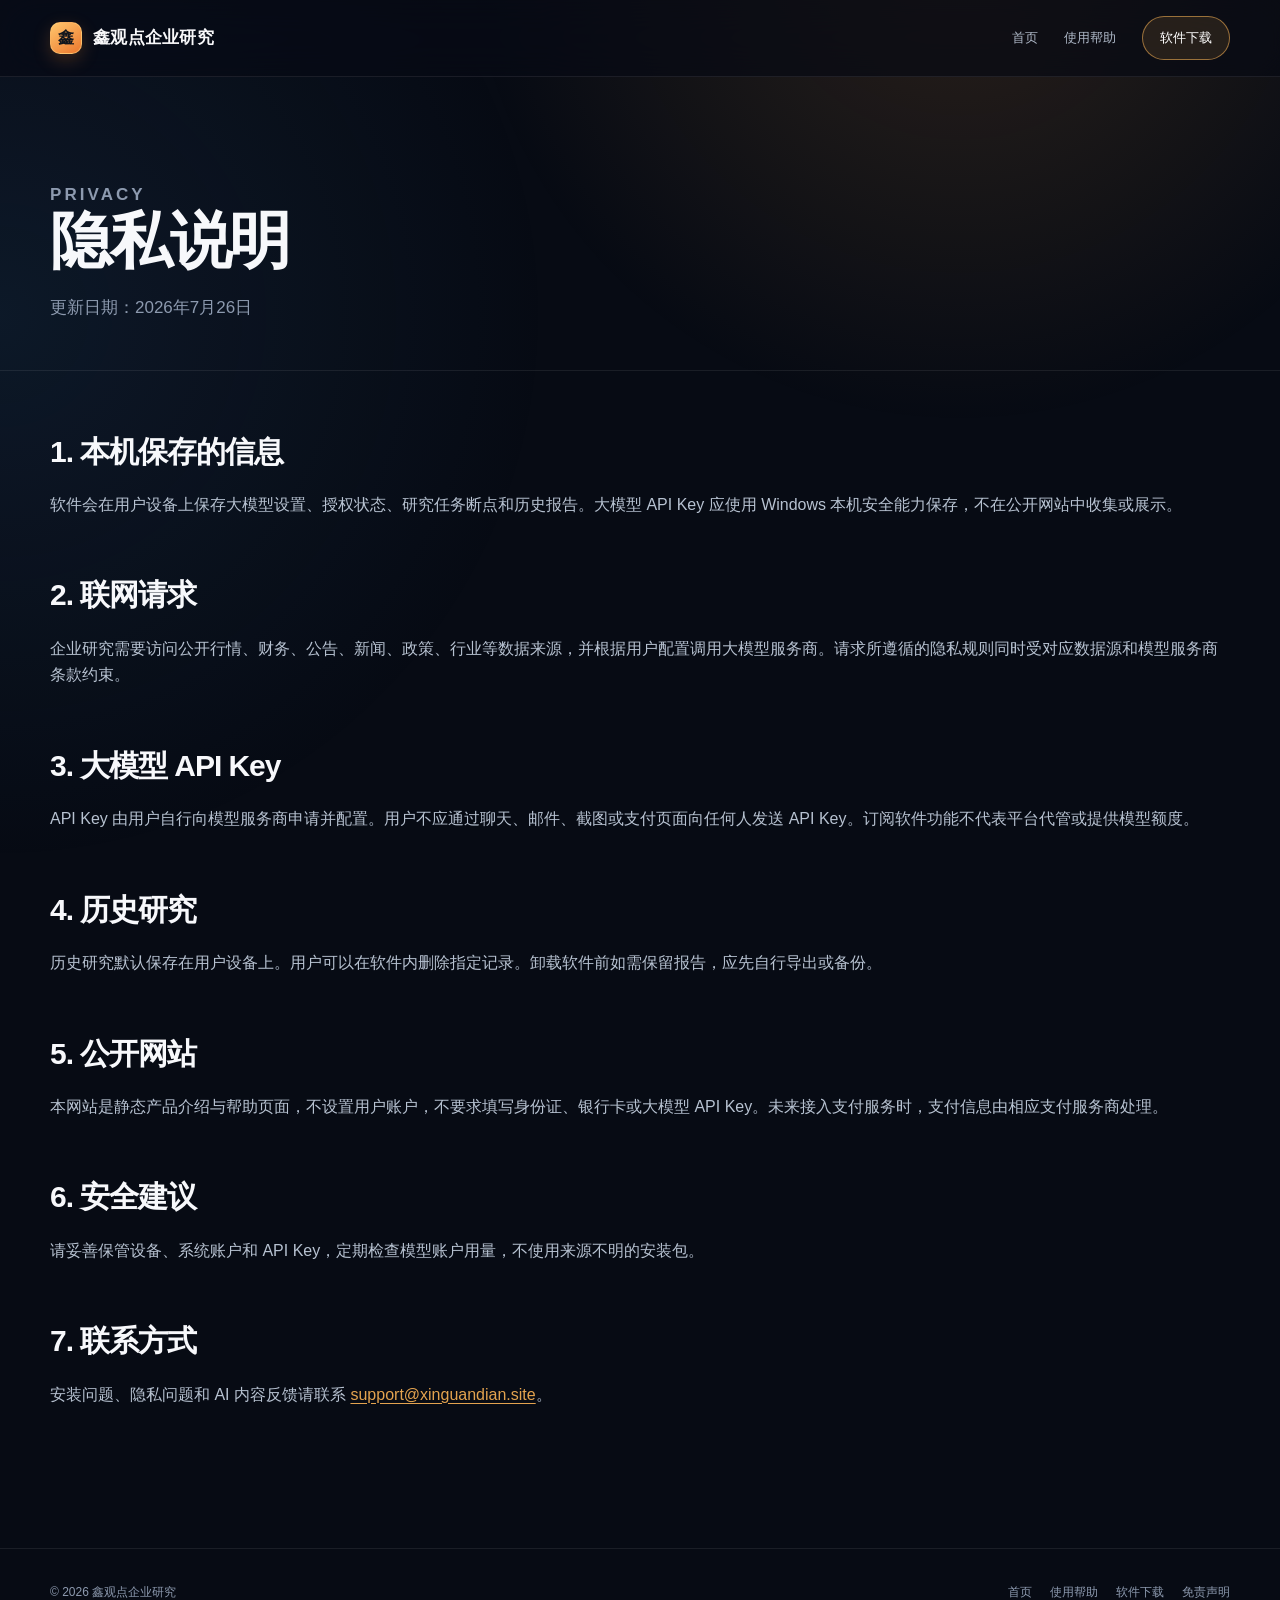
<file: privacy.html>
<!doctype html>
<html lang="zh-CN">
<head>
  <meta charset="utf-8">
  <meta name="viewport" content="width=device-width,initial-scale=1">
  <meta name="description" content="鑫观点企业研究隐私说明。">
  <title>隐私说明｜鑫观点企业研究</title>
  <link rel="icon" href="favicon.svg">
  <link rel="stylesheet" href="styles.css">
</head>
<body>
  <header class="site-header"><nav class="container nav" aria-label="主导航"><a class="brand" href="index.html"><span class="brand-mark">鑫</span>鑫观点企业研究</a><div class="nav-links"><a href="index.html">首页</a><a href="help.html">使用帮助</a><a class="nav-cta" href="download.html">软件下载</a></div></nav></header>
  <main>
    <section class="page-hero"><div class="container"><p class="eyebrow">PRIVACY</p><h1>隐私说明</h1><p>更新日期：2026年7月26日</p></div></section>
    <article class="container prose" style="padding:56px 0 88px">
      <section><h2>1. 本机保存的信息</h2><p>软件会在用户设备上保存大模型设置、授权状态、研究任务断点和历史报告。大模型 API Key 应使用 Windows 本机安全能力保存，不在公开网站中收集或展示。</p></section>
      <section><h2>2. 联网请求</h2><p>企业研究需要访问公开行情、财务、公告、新闻、政策、行业等数据来源，并根据用户配置调用大模型服务商。请求所遵循的隐私规则同时受对应数据源和模型服务商条款约束。</p></section>
      <section><h2>3. 大模型 API Key</h2><p>API Key 由用户自行向模型服务商申请并配置。用户不应通过聊天、邮件、截图或支付页面向任何人发送 API Key。订阅软件功能不代表平台代管或提供模型额度。</p></section>
      <section><h2>4. 历史研究</h2><p>历史研究默认保存在用户设备上。用户可以在软件内删除指定记录。卸载软件前如需保留报告，应先自行导出或备份。</p></section>
      <section><h2>5. 公开网站</h2><p>本网站是静态产品介绍与帮助页面，不设置用户账户，不要求填写身份证、银行卡或大模型 API Key。未来接入支付服务时，支付信息由相应支付服务商处理。</p></section>
      <section><h2>6. 安全建议</h2><p>请妥善保管设备、系统账户和 API Key，定期检查模型账户用量，不使用来源不明的安装包。</p></section>
      <section><h2>7. 联系方式</h2><p>安装问题、隐私问题和 AI 内容反馈请联系 <a class="inline-link" href="mailto:support@xinguandian.site">support@xinguandian.site</a>。</p></section>
    </article>
  </main>
  <footer class="site-footer"><div class="container footer-grid"><span>© 2026 鑫观点企业研究</span><div class="footer-links"><a href="index.html">首页</a><a href="help.html">使用帮助</a><a href="download.html">软件下载</a><a href="disclaimer.html">免责声明</a></div></div></footer>
</body>
</html>
</file>
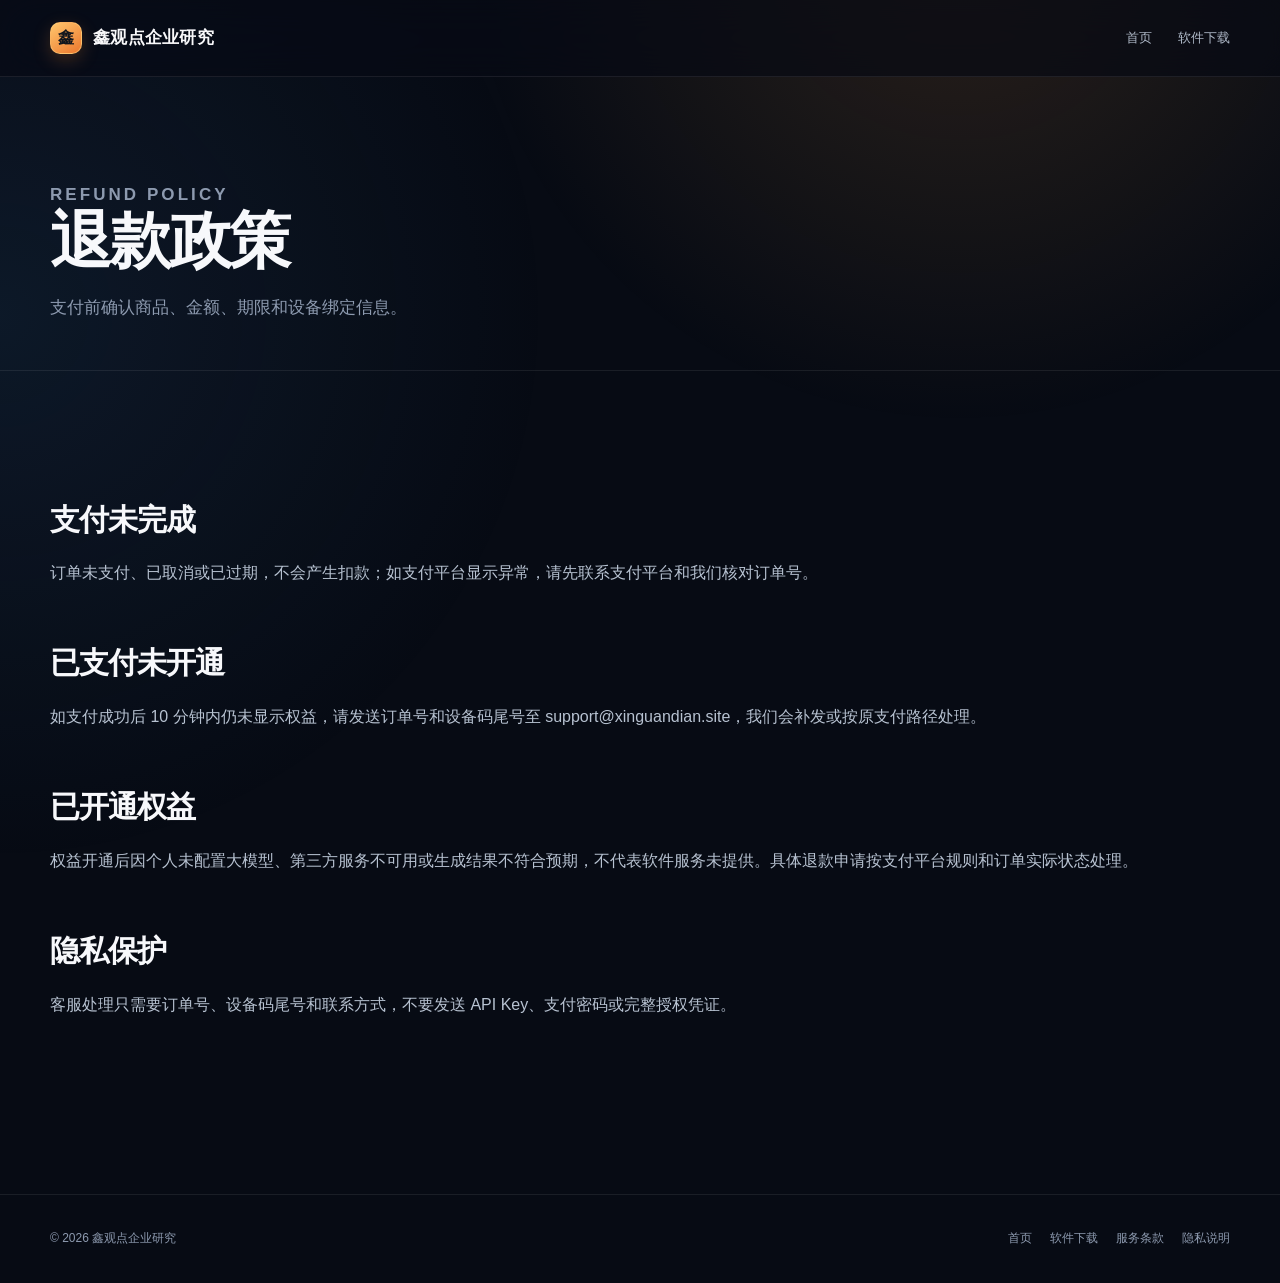
<file: refund-policy.html>
<!doctype html>
<html lang="zh-CN"><head><meta charset="utf-8"><meta name="viewport" content="width=device-width,initial-scale=1"><title>退款政策｜鑫观点企业研究</title><link rel="stylesheet" href="styles.css"></head>
<body><header class="site-header"><nav class="container nav"><a class="brand" href="index.html"><span class="brand-mark">鑫</span>鑫观点企业研究</a><div class="nav-links"><a href="index.html">首页</a><a href="download.html">软件下载</a></div></nav></header>
<main><section class="page-hero"><div class="container"><p class="eyebrow">REFUND POLICY</p><h1>退款政策</h1><p>支付前确认商品、金额、期限和设备绑定信息。</p></div></section><section class="section"><div class="container prose">
<section><h2>支付未完成</h2><p>订单未支付、已取消或已过期，不会产生扣款；如支付平台显示异常，请先联系支付平台和我们核对订单号。</p></section>
<section><h2>已支付未开通</h2><p>如支付成功后 10 分钟内仍未显示权益，请发送订单号和设备码尾号至 support@xinguandian.site，我们会补发或按原支付路径处理。</p></section>
<section><h2>已开通权益</h2><p>权益开通后因个人未配置大模型、第三方服务不可用或生成结果不符合预期，不代表软件服务未提供。具体退款申请按支付平台规则和订单实际状态处理。</p></section>
<section><h2>隐私保护</h2><p>客服处理只需要订单号、设备码尾号和联系方式，不要发送 API Key、支付密码或完整授权凭证。</p></section>
</div></section></main><footer class="site-footer"><div class="container footer-grid"><span>© 2026 鑫观点企业研究</span><div class="footer-links"><a href="index.html">首页</a><a href="download.html">软件下载</a><a href="terms-of-service.html">服务条款</a><a href="privacy.html">隐私说明</a></div></div></footer></body></html>
</file>
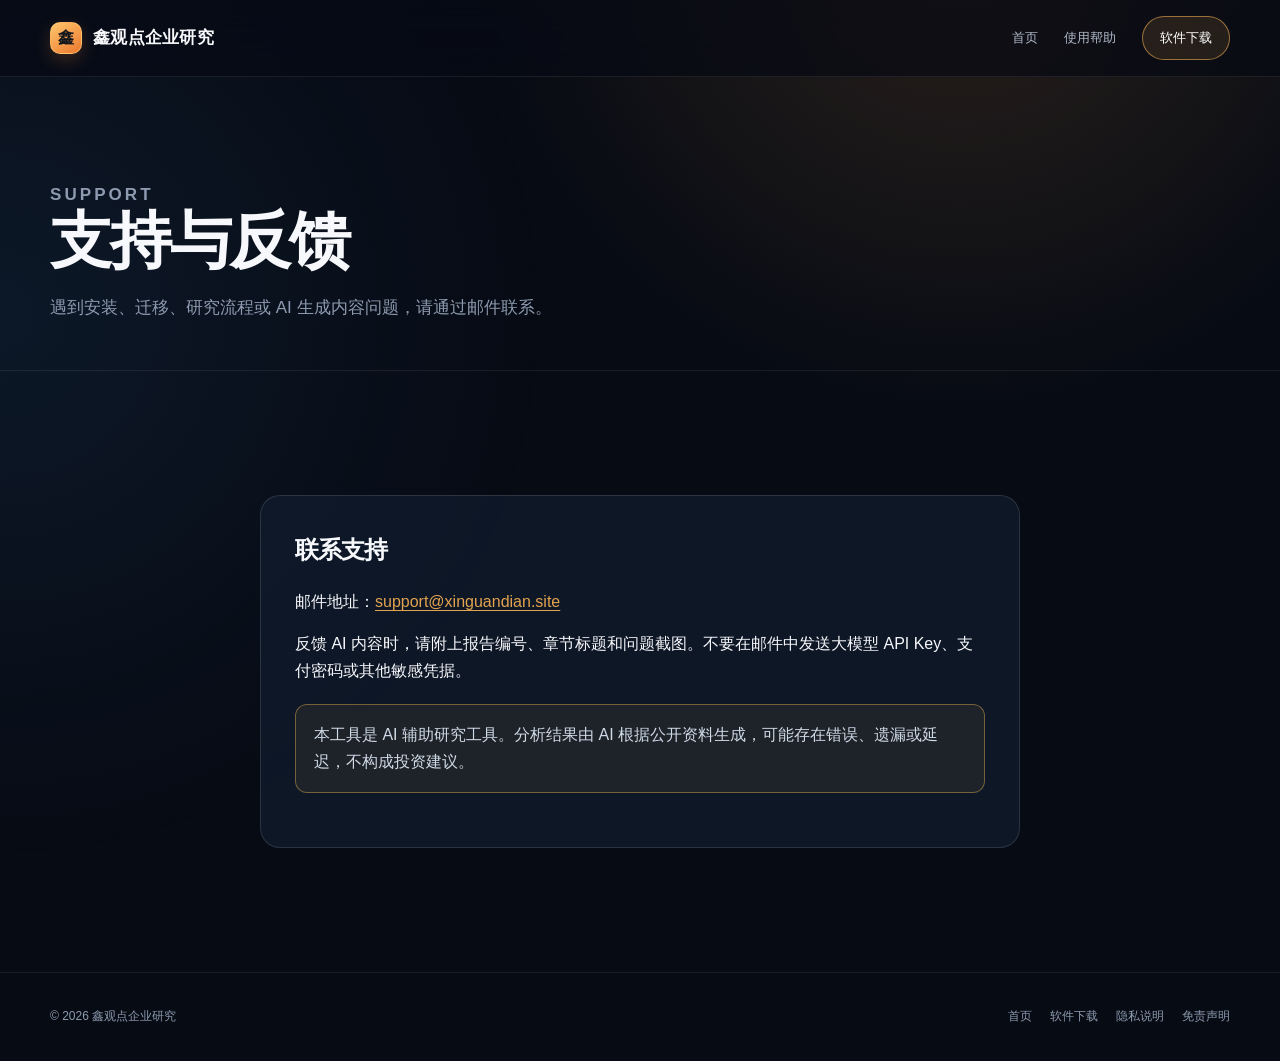
<file: support.html>
<!doctype html>
<html lang="zh-CN">
<head>
  <meta charset="utf-8">
  <meta name="viewport" content="width=device-width,initial-scale=1">
  <meta name="description" content="鑫观点企业研究支持与 AI 内容反馈。">
  <title>支持与反馈｜鑫观点企业研究</title>
  <link rel="icon" href="favicon.svg">
  <link rel="stylesheet" href="styles.css">
</head>
<body>
  <header class="site-header"><nav class="container nav" aria-label="主导航"><a class="brand" href="index.html"><span class="brand-mark">鑫</span>鑫观点企业研究</a><div class="nav-links"><a href="index.html">首页</a><a href="help.html">使用帮助</a><a class="nav-cta" href="download.html">软件下载</a></div></nav></header>
  <main>
    <section class="page-hero"><div class="container"><p class="eyebrow">SUPPORT</p><h1>支持与反馈</h1><p>遇到安装、迁移、研究流程或 AI 生成内容问题，请通过邮件联系。</p></div></section>
    <section class="section"><div class="container support-panel">
      <h2>联系支持</h2>
      <p>邮件地址：<a class="inline-link" href="mailto:support@xinguandian.site">support@xinguandian.site</a></p>
      <p>反馈 AI 内容时，请附上报告编号、章节标题和问题截图。不要在邮件中发送大模型 API Key、支付密码或其他敏感凭据。</p>
      <div class="callout warning">本工具是 AI 辅助研究工具。分析结果由 AI 根据公开资料生成，可能存在错误、遗漏或延迟，不构成投资建议。</div>
    </div></section>
  </main>
  <footer class="site-footer"><div class="container footer-grid"><span>© 2026 鑫观点企业研究</span><div class="footer-links"><a href="index.html">首页</a><a href="download.html">软件下载</a><a href="privacy.html">隐私说明</a><a href="disclaimer.html">免责声明</a></div></div></footer>
</body>
</html>
</file>
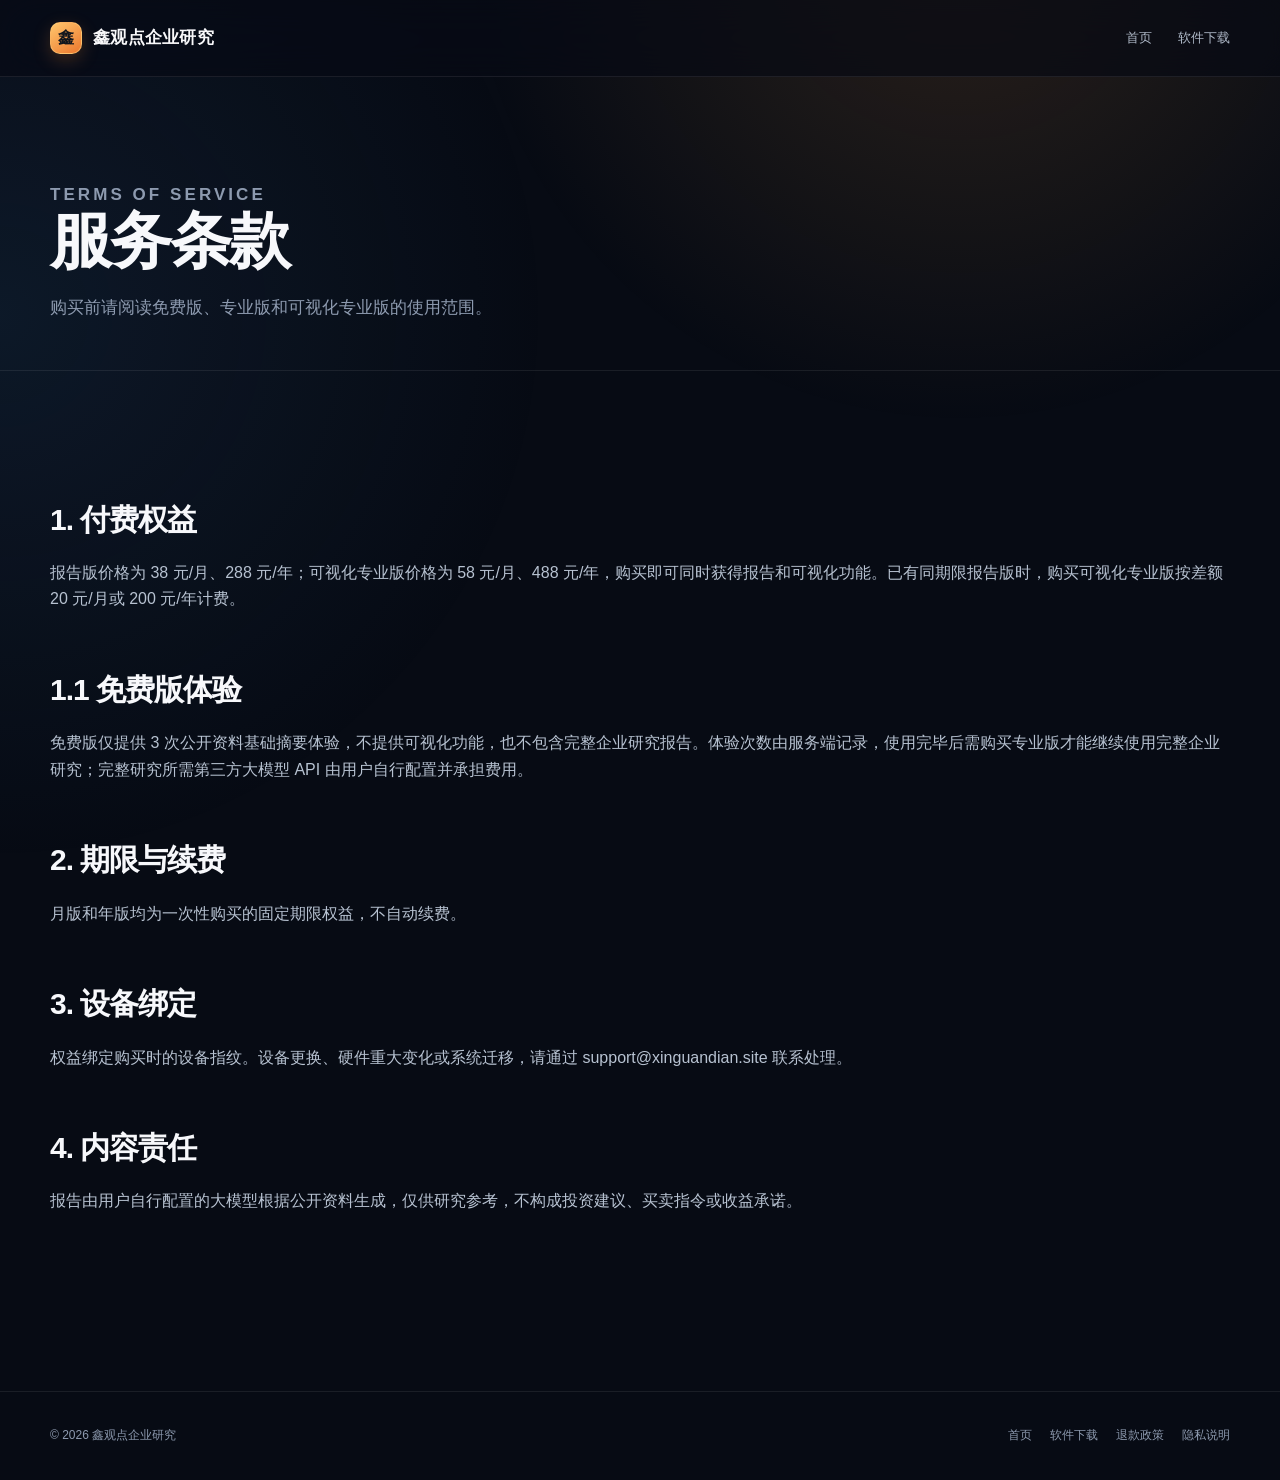
<file: terms-of-service.html>
<!doctype html>
<html lang="zh-CN"><head><meta charset="utf-8"><meta name="viewport" content="width=device-width,initial-scale=1"><title>服务条款｜鑫观点企业研究</title><link rel="stylesheet" href="styles.css"></head>
<body><header class="site-header"><nav class="container nav"><a class="brand" href="index.html"><span class="brand-mark">鑫</span>鑫观点企业研究</a><div class="nav-links"><a href="index.html">首页</a><a href="download.html">软件下载</a></div></nav></header>
<main><section class="page-hero"><div class="container"><p class="eyebrow">TERMS OF SERVICE</p><h1>服务条款</h1><p>购买前请阅读免费版、专业版和可视化专业版的使用范围。</p></div></section><section class="section"><div class="container prose">
<section><h2>1. 付费权益</h2><p>报告版价格为 38 元/月、288 元/年；可视化专业版价格为 58 元/月、488 元/年，购买即可同时获得报告和可视化功能。已有同期限报告版时，购买可视化专业版按差额 20 元/月或 200 元/年计费。</p></section>
<section><h2>1.1 免费版体验</h2><p>免费版仅提供 3 次公开资料基础摘要体验，不提供可视化功能，也不包含完整企业研究报告。体验次数由服务端记录，使用完毕后需购买专业版才能继续使用完整企业研究；完整研究所需第三方大模型 API 由用户自行配置并承担费用。</p></section>
<section><h2>2. 期限与续费</h2><p>月版和年版均为一次性购买的固定期限权益，不自动续费。</p></section>
<section><h2>3. 设备绑定</h2><p>权益绑定购买时的设备指纹。设备更换、硬件重大变化或系统迁移，请通过 support@xinguandian.site 联系处理。</p></section>
<section><h2>4. 内容责任</h2><p>报告由用户自行配置的大模型根据公开资料生成，仅供研究参考，不构成投资建议、买卖指令或收益承诺。</p></section>
</div></section></main><footer class="site-footer"><div class="container footer-grid"><span>© 2026 鑫观点企业研究</span><div class="footer-links"><a href="index.html">首页</a><a href="download.html">软件下载</a><a href="refund-policy.html">退款政策</a><a href="privacy.html">隐私说明</a></div></div></footer></body></html>
</file>
<file: styles.css>
:root {
  --bg: #070b14;
  --bg-soft: #0b1220;
  --surface: rgba(17, 28, 46, .72);
  --surface-solid: #111c2e;
  --surface-light: #edf1f5;
  --line: rgba(255, 255, 255, .12);
  --line-dark: rgba(8, 19, 34, .14);
  --text: #f7f8fb;
  --text-soft: #d2d9e5;
  --muted: #8d9aaf;
  --muted-dark: #5c6674;
  --copper: #e3a34f;
  --orange: #f47b31;
  --green: #79d9a8;
  --max: 1180px;
  --ease: cubic-bezier(.22, .61, .36, 1);
}

* { box-sizing: border-box; }
html { scroll-behavior: smooth; }
body { margin: 0; color: var(--text); background: var(--bg); font-family: -apple-system, BlinkMacSystemFont, "SF Pro Display", "SF Pro Text", "PingFang SC", "Microsoft YaHei", Arial, sans-serif; font-size: 16px; line-height: 1.65; -webkit-font-smoothing: antialiased; }
body::before { position: fixed; z-index: -1; inset: 0; pointer-events: none; content: ""; background: radial-gradient(circle at 75% -8%, rgba(228, 151, 66, .16), transparent 31rem), radial-gradient(circle at 0% 35%, rgba(42, 87, 134, .18), transparent 34rem); }
a { color: inherit; text-decoration: none; }
img { display: block; max-width: 100%; }
button, a { -webkit-tap-highlight-color: transparent; }
a:focus-visible { outline: 3px solid rgba(227, 163, 79, .75); outline-offset: 4px; }
.container { width: min(calc(100% - 48px), var(--max)); margin: 0 auto; }

.site-header { position: sticky; z-index: 20; top: 0; border-bottom: 1px solid rgba(255,255,255,.08); background: rgba(7, 11, 20, .72); backdrop-filter: blur(22px) saturate(140%); }
.nav { min-height: 76px; display: flex; align-items: center; justify-content: space-between; gap: 28px; }
.brand { display: inline-flex; align-items: center; gap: 11px; color: #f8f8fa; font-size: 17px; font-weight: 700; letter-spacing: .015em; white-space: nowrap; }
.brand-mark { width: 32px; height: 32px; display: grid; place-items: center; border: 1px solid rgba(255, 207, 124, .56); border-radius: 10px; color: #10151d; background: linear-gradient(145deg, #ffc66d, #ec782e); box-shadow: 0 6px 18px rgba(225, 125, 44, .24); font-size: 16px; font-weight: 900; }
.nav-links { display: flex; align-items: center; gap: 26px; color: #aeb8c7; font-size: 13px; }
.nav-links a { transition: color .22s var(--ease), opacity .22s var(--ease); }
.nav-links a:hover, .nav-links a[aria-current="page"] { color: #fff; }
.nav-cta { padding: 10px 17px; border: 1px solid rgba(227, 163, 79, .62); border-radius: 999px; color: #fff !important; background: rgba(227, 163, 79, .12); }
.nav-cta:hover { border-color: var(--copper); background: rgba(227, 163, 79, .22); }

.hero { position: relative; overflow: hidden; }
.hero-premium { min-height: 760px; padding: 94px 0 40px; }
.hero-grid { position: relative; z-index: 1; display: grid; grid-template-columns: .82fr 1.18fr; align-items: center; gap: 72px; }
.hero-copy { position: relative; z-index: 2; }
.hero-glow { position: absolute; pointer-events: none; border-radius: 50%; filter: blur(2px); }
.hero-glow-one { width: 500px; height: 500px; right: -140px; top: 40px; background: radial-gradient(circle, rgba(218, 128, 43, .18), transparent 68%); }
.hero-glow-two { width: 420px; height: 420px; left: -190px; bottom: -120px; background: radial-gradient(circle, rgba(43, 98, 152, .17), transparent 68%); }
.eyebrow, .section-kicker { margin: 0; color: var(--copper); font-size: 11px; font-weight: 750; letter-spacing: .18em; text-transform: uppercase; }
.eyebrow { display: flex; align-items: center; gap: 9px; margin-bottom: 22px; }
.eyebrow-dot, .meta-dot { width: 7px; height: 7px; display: inline-block; border-radius: 50%; background: var(--orange); box-shadow: 0 0 0 5px rgba(244,123,49,.12); }
h1, h2, h3, p { margin-top: 0; }
h1, h2, h3 { letter-spacing: -.035em; }
h1 { margin-bottom: 0; font-size: clamp(48px, 6vw, 82px); font-weight: 700; line-height: 1.04; }
h1 em, h2 span { color: var(--copper); font-style: normal; }
.hero-lead { max-width: 540px; margin: 28px 0 0; color: var(--text-soft); font-size: 18px; line-height: 1.8; }
.actions { display: flex; align-items: center; flex-wrap: wrap; gap: 13px; margin-top: 34px; }
.button { min-height: 48px; display: inline-flex; align-items: center; justify-content: center; gap: 10px; padding: 12px 20px; border: 1px solid transparent; border-radius: 999px; cursor: pointer; font-size: 14px; font-weight: 700; transition: transform .22s var(--ease), border-color .22s var(--ease), background .22s var(--ease), box-shadow .22s var(--ease); }
.button:hover { transform: translateY(-2px); }
.button.primary { color: #17120d; background: linear-gradient(135deg, #ffca70, #ec7a30); box-shadow: 0 14px 34px rgba(222, 121, 40, .22); }
.button.primary:hover { box-shadow: 0 18px 42px rgba(222, 121, 40, .34); }
.button.secondary { border-color: rgba(255,255,255,.16); color: #f4f6f9; background: rgba(255,255,255,.06); }
.button.secondary:hover { border-color: rgba(255,255,255,.3); background: rgba(255,255,255,.11); }
.text-button { padding-inline: 8px; color: var(--text-soft); }
.text-button:hover { color: #fff; }
.hero-meta { display: flex; flex-wrap: wrap; gap: 16px; margin-top: 29px; color: var(--muted); font-size: 12px; }
.hero-meta span { display: inline-flex; align-items: center; gap: 8px; }
.hero-meta .meta-dot { width: 5px; height: 5px; box-shadow: none; background: var(--green); }

.hero-visual { position: relative; min-height: 520px; display: grid; place-items: center; }
.visual-orbit { position: absolute; border: 1px solid rgba(227,163,79,.18); border-radius: 50%; transform: rotate(-18deg); }
.orbit-one { width: 650px; height: 270px; box-shadow: 0 0 70px rgba(225,140,53,.08); }
.orbit-two { width: 520px; height: 190px; border-color: rgba(99,153,203,.16); transform: rotate(23deg); }
.app-window { position: relative; z-index: 2; overflow: hidden; border: 1px solid rgba(255,255,255,.18); border-radius: 22px; background: #0d1625; box-shadow: 0 42px 110px rgba(0,0,0,.48), 0 0 0 8px rgba(255,255,255,.025); }
.app-window-hero { width: min(100%, 660px); transform: perspective(1400px) rotateY(-5deg) rotateX(2deg) rotateZ(-1deg); transition: transform .5s var(--ease), box-shadow .5s var(--ease); }
.app-window-hero:hover { transform: perspective(1400px) rotateY(-2deg) rotateX(1deg) rotateZ(0deg) translateY(-5px); box-shadow: 0 48px 120px rgba(0,0,0,.54), 0 0 0 8px rgba(255,255,255,.04); }
.window-bar { height: 40px; display: flex; align-items: center; gap: 7px; padding: 0 15px; border-bottom: 1px solid rgba(255,255,255,.1); background: #111c2c; }
.window-bar span { width: 8px; height: 8px; border-radius: 50%; background: #526073; }
.window-bar span:first-child { background: #f07f38; }.window-bar span:nth-child(2) { background: #dfa84f; }.window-bar span:nth-child(3) { background: #6e9a83; }
.window-bar small { margin-left: auto; color: #7f8ca0; font-size: 11px; }
.app-window img { width: 100%; aspect-ratio: 1.48 / 1; object-fit: cover; object-position: top left; }
.float-card { position: absolute; z-index: 3; display: grid; gap: 1px; min-width: 150px; padding: 13px 15px; border: 1px solid rgba(255,255,255,.16); border-radius: 14px; color: #f8f8f7; background: rgba(16, 27, 44, .76); box-shadow: 0 18px 45px rgba(0,0,0,.25); backdrop-filter: blur(18px); }
.float-card strong { font-size: 12px; }.float-card span { color: #9da9b9; font-size: 11px; }.float-card-top { top: 48px; left: -20px; }.float-card-bottom { right: -16px; bottom: 53px; }.float-card-bottom strong { color: var(--copper); }.float-spark { position: absolute; top: 12px; right: 14px; color: var(--orange) !important; font-size: 16px !important; }
.signal-row { position: relative; z-index: 1; display: flex; align-items: center; justify-content: center; gap: 18px; padding-top: 54px; color: #7f8b9e; font-size: 12px; letter-spacing: .08em; }.signal-row i { width: 3px; height: 3px; border-radius: 50%; background: var(--copper); opacity: .75; }

.section { padding: 124px 0; }.section-heading { max-width: 760px; margin-bottom: 38px; }.statement-section { border-top: 1px solid rgba(255,255,255,.07); }.statement-grid { display: grid; grid-template-columns: .68fr 1.32fr; gap: 60px; align-items: start; }.section-kicker { padding-top: 10px; }.statement-grid h2, .workflow-heading h2, .report-copy h2, .pricing-heading h2, .final-cta h2 { margin: 0; font-size: clamp(37px, 4.9vw, 64px); line-height: 1.12; }.section-intro { max-width: 640px; margin: 27px 0 0; color: var(--muted); font-size: 17px; line-height: 1.8; }
.bento-grid { display: grid; grid-template-columns: 1.25fr .75fr; gap: 16px; margin-top: 62px; }.bento-card { position: relative; min-height: 350px; overflow: hidden; padding: 30px; border: 1px solid var(--line); border-radius: 22px; }.bento-card h3 { margin: 55px 0 15px; font-size: 30px; line-height: 1.15; }.bento-card p { max-width: 360px; margin: 0; font-size: 14px; line-height: 1.75; }.bento-label { position: relative; z-index: 1; color: var(--copper); font-size: 11px; font-weight: 750; letter-spacing: .12em; text-transform: uppercase; }.bento-dark { grid-row: span 2; background: linear-gradient(145deg, #15253b, #0b1422 75%); }.bento-dark p, .bento-dark h3 { position: relative; z-index: 1; }.bento-light { color: #142238; border-color: rgba(255,255,255,.6); background: linear-gradient(145deg, #f2f4f5, #cdd7e0); }.bento-light .bento-label { color: #b16a28; }.bento-light p { color: #5a6674; }.bento-accent { border-color: rgba(234,159,73,.35); background: linear-gradient(145deg, #b97032, #6d3a21); }.bento-accent .bento-label { color: #ffd28d; }.bento-accent p { color: #f1d7b6; }.framework-lines { position: absolute; right: 30px; bottom: 44px; left: 30px; display: flex; align-items: center; gap: 10px; color: #afc1d2; font-size: 11px; }.framework-lines span { padding: 10px 11px; border: 1px solid rgba(160,195,220,.28); border-radius: 10px; background: rgba(255,255,255,.05); }.framework-lines i { flex: 1; height: 1px; background: rgba(227,163,79,.55); }.evidence-stack { position: absolute; right: 28px; bottom: 28px; left: 28px; display: grid; gap: 8px; }.evidence-stack span { height: 11px; border-radius: 99px; background: #a6b5c5; }.evidence-stack span:nth-child(1) { width: 76%; background: #d58c45; }.evidence-stack span:nth-child(2) { width: 92%; }.evidence-stack span:nth-child(3) { width: 57%; }.mini-bars { position: absolute; right: 30px; bottom: 26px; left: 30px; height: 72px; display: flex; align-items: end; gap: 8px; }.mini-bars i { flex: 1; border-radius: 5px 5px 0 0; background: #ffd088; }.mini-bars i:nth-child(1) { height: 36%; }.mini-bars i:nth-child(2) { height: 58%; }.mini-bars i:nth-child(3) { height: 45%; }.mini-bars i:nth-child(4) { height: 78%; }.mini-bars i:nth-child(5) { height: 93%; }

.workflow-section { border-block: 1px solid rgba(255,255,255,.07); background: rgba(12, 20, 33, .55); }.workflow-heading { display: flex; align-items: end; justify-content: space-between; gap: 40px; margin-top: 22px; }.workflow-heading p { max-width: 300px; margin: 0 0 5px; color: var(--muted); font-size: 14px; }.workflow-list { margin-top: 65px; border-top: 1px solid rgba(255,255,255,.14); }.workflow-item { display: grid; grid-template-columns: 80px 1fr 40px; align-items: center; gap: 22px; min-height: 112px; border-bottom: 1px solid rgba(255,255,255,.12); transition: padding .25s var(--ease), background .25s var(--ease); }.workflow-item:hover { padding-inline: 15px; background: rgba(255,255,255,.035); }.workflow-number { color: var(--copper); font-size: 12px; font-variant-numeric: tabular-nums; }.workflow-item h3 { margin: 0 0 4px; font-size: 20px; }.workflow-item p { margin: 0; color: var(--muted); font-size: 14px; }.workflow-arrow { color: #76869a; font-size: 20px; text-align: right; transition: color .2s var(--ease), transform .2s var(--ease); }.workflow-item:hover .workflow-arrow { color: var(--copper); transform: translate(3px, -3px); }

.report-section { padding-top: 145px; }.report-panel { display: grid; grid-template-columns: .75fr 1.25fr; gap: 60px; align-items: center; padding: 54px; border: 1px solid rgba(255,255,255,.1); border-radius: 28px; background: linear-gradient(135deg, rgba(18,32,53,.9), rgba(9,15,26,.86)); box-shadow: 0 35px 90px rgba(0,0,0,.25); }.report-copy p { margin: 27px 0 29px; color: var(--muted); font-size: 15px; line-height: 1.8; }.report-preview-frame { position: relative; overflow: hidden; border: 1px solid rgba(255,255,255,.18); border-radius: 18px; background: #e9edf0; box-shadow: 0 24px 58px rgba(0,0,0,.32); }.report-preview-frame img { width: 100%; aspect-ratio: 1.48 / 1; object-fit: cover; object-position: top left; }.preview-caption { position: absolute; right: 16px; bottom: 16px; left: 16px; display: flex; align-items: center; justify-content: space-between; gap: 14px; padding: 12px 14px; border: 1px solid rgba(255,255,255,.2); border-radius: 12px; color: #f3f5f8; background: rgba(7, 16, 29, .72); backdrop-filter: blur(12px); }.preview-caption span { color: var(--copper); font-size: 11px; }.preview-caption strong { font-size: 12px; font-weight: 600; }

.pricing-section { border-top: 1px solid rgba(255,255,255,.07); }.pricing-heading { display: flex; align-items: end; justify-content: space-between; gap: 40px; margin-top: 22px; }.pricing-heading p { max-width: 330px; margin: 0 0 6px; color: var(--muted); font-size: 14px; }.price-grid { display: grid; grid-template-columns: repeat(3, 1fr); gap: 16px; }.price-grid-home { margin-top: 58px; }.price { position: relative; padding: 28px; border: 1px solid var(--line); border-radius: 20px; background: rgba(16, 28, 46, .72); }.price-simple { min-height: 300px; display: flex; flex-direction: column; }.price-index { color: var(--copper); font-size: 11px; font-variant-numeric: tabular-nums; }.price h3 { margin: 23px 0 0; font-size: 20px; }.price-value { margin: 18px 0 12px; color: #fff; font-size: 36px; font-weight: 750; letter-spacing: -.04em; }.price-value small { color: var(--muted); font-size: 12px; font-weight: 500; letter-spacing: 0; }.price p { min-height: 50px; margin: 0 0 22px; color: var(--muted); font-size: 13px; }.price .button { width: 100%; margin-top: auto; }.price.recommended { border-color: rgba(227,163,79,.65); background: linear-gradient(155deg, rgba(83, 57, 35, .72), rgba(17, 28, 46, .86)); box-shadow: 0 0 0 1px rgba(227,163,79,.14), 0 28px 60px rgba(0,0,0,.22); }.price-tag { position: absolute; top: 23px; right: 22px; padding: 4px 9px; border-radius: 999px; color: #1d140a; background: var(--copper); font-size: 10px; font-weight: 800; }.price-note { margin: 23px 0 0; color: var(--muted); font-size: 12px; text-align: center; }
.final-cta-section { padding-top: 92px; padding-bottom: 130px; }.final-cta { display: flex; align-items: end; justify-content: space-between; gap: 40px; padding-top: 66px; border-top: 1px solid rgba(255,255,255,.14); }.final-cta-actions { text-align: right; }.large-button { padding-inline: 25px; }.final-cta-actions p { margin: 13px 0 0; color: var(--muted); font-size: 12px; }

.site-footer { padding: 34px 0; border-top: 1px solid rgba(255,255,255,.08); color: var(--muted); font-size: 12px; }.footer-grid { display: flex; justify-content: space-between; gap: 24px; }.footer-links { display: flex; flex-wrap: wrap; gap: 18px; }.footer-links a:hover { color: var(--copper); }

/* Shared content pages */
.page-hero { padding: 84px 0 48px; border-bottom: 1px solid rgba(255,255,255,.08); }.page-hero h1 { font-size: clamp(38px, 5vw, 62px); }.page-hero p { max-width: 760px; margin: 20px 0 0; color: var(--muted); font-size: 17px; }.content-layout { display: grid; grid-template-columns: 240px 1fr; gap: 46px; padding: 64px 0 96px; }.toc { position: sticky; top: 98px; align-self: start; display: grid; gap: 8px; padding: 18px; border: 1px solid var(--line); border-radius: 16px; background: rgba(16,29,48,.7); backdrop-filter: blur(14px); }.toc strong { margin-bottom: 5px; color: var(--copper); }.toc a { color: var(--muted); font-size: 13px; }.toc a:hover { color: #fff; }.prose { min-width: 0; }.prose section { scroll-margin-top: 110px; margin-bottom: 52px; }.prose h2 { margin: 0 0 16px; font-size: 30px; }.prose h3 { margin-top: 28px; }.prose p, .prose li { color: #b7c2d1; }.prose code { padding: 2px 6px; border: 1px solid #34455d; border-radius: 5px; color: #f2c979; background: #101c2d; }.help-steps { padding-left: 20px; }.help-steps li { margin: 11px 0; padding-left: 5px; }.callout { margin: 20px 0; padding: 17px 18px; border: 1px solid #38506e; border-radius: 12px; background: #12243a; color: #cfdae7; }.callout.warning { border-color: rgba(224,173,82,.45); background: rgba(224,173,82,.08); }.table-wrap { overflow-x: auto; }table { width: 100%; border-collapse: collapse; border: 1px solid var(--line); }th, td { padding: 12px 14px; border-bottom: 1px solid var(--line); text-align: left; }th { color: var(--copper); background: #14233a; }td { color: #b9c6d6; }.download-card { display: grid; grid-template-columns: 1fr auto; gap: 24px; align-items: center; padding: 28px; border: 1px solid var(--line); border-radius: 20px; background: var(--surface); backdrop-filter: blur(14px); }.download-card h2 { margin-top: 0; }.status-pill { display: inline-flex; padding: 4px 10px; border: 1px solid rgba(224,173,82,.35); border-radius: 999px; color: var(--copper); background: rgba(224,173,82,.08); font-size: 12px; font-weight: 800; }.download-card + .download-card { margin-top: 16px; }.store-download-card { border-color: rgba(224,173,82,.62); box-shadow: 0 0 0 1px rgba(224,173,82,.12); }.backup-download-card { background: rgba(16,29,48,.6); }.download-actions { display: grid; gap: 10px; justify-items: center; }.text-link, .inline-link { color: var(--copper); text-decoration: underline; text-underline-offset: 3px; }.support-panel { max-width: 760px; padding: 34px; border: 1px solid var(--line); border-radius: 20px; background: var(--surface); }

@media (max-width: 960px) {
  .nav-links { gap: 15px; }.nav-links a:not(.nav-cta) { display: none; }.hero-premium { padding-top: 70px; }.hero-grid { grid-template-columns: 1fr; gap: 34px; }.hero-copy { max-width: 680px; }.hero-visual { min-height: 470px; }.app-window-hero { transform: none; }.float-card-top { left: 4%; }.float-card-bottom { right: 3%; }.statement-grid, .report-panel { grid-template-columns: 1fr; gap: 34px; }.bento-grid { grid-template-columns: 1fr 1fr; }.bento-wide { grid-row: auto; grid-column: 1 / -1; min-height: 310px; }.report-panel { padding: 36px; }.workflow-heading, .pricing-heading { align-items: start; flex-direction: column; gap: 18px; }.content-layout { grid-template-columns: 1fr; }.toc { position: static; grid-template-columns: repeat(2, 1fr); }.toc strong { grid-column: 1 / -1; }
}
@media (max-width: 620px) {
  .container { width: min(calc(100% - 32px), var(--max)); }.nav { min-height: 66px; }.brand { font-size: 15px; }.nav-cta { padding: 9px 13px; }.hero-premium { min-height: 0; padding: 66px 0 36px; }.hero-grid { gap: 22px; }.hero-lead { font-size: 16px; line-height: 1.75; }.hero-meta { gap: 10px 15px; }.hero-visual { min-height: 310px; }.orbit-one { width: 430px; height: 170px; }.orbit-two { width: 360px; height: 130px; }.app-window-hero { border-radius: 15px; }.window-bar { height: 32px; padding-inline: 11px; }.window-bar small { font-size: 9px; }.float-card { min-width: 115px; padding: 9px 10px; border-radius: 10px; }.float-card strong { font-size: 10px; }.float-card span { font-size: 9px; }.float-card-top { top: 10px; left: -8px; }.float-card-bottom { right: -7px; bottom: 9px; }.signal-row { gap: 9px; padding-top: 30px; font-size: 9px; letter-spacing: 0; }.section { padding: 78px 0; }.statement-grid { gap: 25px; }.statement-grid h2, .workflow-heading h2, .report-copy h2, .pricing-heading h2, .final-cta h2 { font-size: 38px; }.section-intro { font-size: 15px; }.bento-grid, .price-grid { grid-template-columns: 1fr; margin-top: 38px; }.bento-card { min-height: 300px; }.bento-wide { min-height: 320px; }.workflow-list { margin-top: 38px; }.workflow-item { grid-template-columns: 37px 1fr 24px; gap: 12px; min-height: 108px; }.workflow-item h3 { font-size: 17px; }.workflow-item p { font-size: 13px; line-height: 1.55; }.report-section { padding-top: 80px; }.report-panel { padding: 24px; border-radius: 20px; }.preview-caption { display: grid; gap: 2px; }.price-grid-home { margin-top: 38px; }.price-simple { min-height: 265px; }.final-cta-section { padding-top: 48px; padding-bottom: 88px; }.final-cta { display: grid; gap: 32px; padding-top: 48px; }.final-cta-actions { text-align: left; }.footer-grid { flex-direction: column; }.download-card { grid-template-columns: 1fr; }.download-actions { justify-items: start; }.page-hero { padding-top: 60px; }.page-hero p { font-size: 15px; }
}
@media (prefers-reduced-motion: reduce) {
  html { scroll-behavior: auto; }.button, .app-window-hero, .workflow-item, .workflow-arrow, .nav-links a { transition: none; }.button:hover, .app-window-hero:hover, .workflow-item:hover .workflow-arrow { transform: none; }
}

/* Light product refresh: match the current white desktop application shell. */
.home-page { color: #172235; background: #f6f8fb; }
.home-page::before { background: radial-gradient(circle at 78% -12%, rgba(238, 170, 83, .18), transparent 32rem), radial-gradient(circle at 0% 28%, rgba(112, 160, 202, .15), transparent 36rem); }
.home-page .site-header { border-bottom-color: rgba(23,34,53,.09); background: rgba(250,252,254,.78); }
.home-page .brand { color: #162238; }.home-page .nav-links { color: #677487; }.home-page .nav-links a:hover { color: #142239; }.home-page .nav-cta { color: #9a5d1e !important; background: rgba(227,163,79,.11); }
.home-page .hero-premium { background: linear-gradient(180deg, rgba(255,255,255,.58), rgba(246,248,251,.82)); }.home-page .hero-lead { color: #526176; }.home-page .hero-meta { color: #718096; }.home-page .text-button { color: #5b6879; }.home-page .text-button:hover { color: #172235; }
.home-page .app-window { border-color: rgba(29,48,73,.15); background: #fff; box-shadow: 0 42px 90px rgba(55,74,99,.2), 0 0 0 8px rgba(255,255,255,.6); }.home-page .app-window-hero:hover { box-shadow: 0 48px 110px rgba(55,74,99,.25), 0 0 0 8px rgba(255,255,255,.7); }.home-page .window-bar { border-bottom-color: #dbe3ec; background: #eef2f6; }.home-page .window-bar span { background: #b6c0cc; }.home-page .window-bar span:first-child { background: #f08a45; }.home-page .window-bar span:nth-child(2) { background: #e3b55f; }.home-page .window-bar span:nth-child(3) { background: #79b08f; }.home-page .window-bar small { color: #8290a1; }
.light-app-preview { min-height: 350px; display: grid; grid-template-columns: 182px 1fr; color: #1e2b3e; background: #f4f7fa; }.preview-sidebar { padding: 19px 14px 14px; border-right: 1px solid #dce4ec; background: #fff; font-size: 8px; }.preview-sidebar > strong { display: flex; align-items: baseline; justify-content: space-between; font-size: 14px; letter-spacing: -.04em; }.preview-sidebar > strong small { color: #8995a5; font-size: 7px; font-weight: 500; letter-spacing: 0; }.preview-sidebar label { display: block; margin-top: 21px; color: #6b7889; font-size: 8px; }.code-field { margin-top: 7px; padding: 8px 9px; border: 1px solid #d9a64f; border-radius: 8px; color: #243349; background: #fff; font-size: 14px; font-weight: 750; letter-spacing: .08em; }.preview-sidebar p { margin: 9px 0 12px; color: #6e7b8a; font-size: 8px; line-height: 1.5; }.preview-sidebar button { width: 100%; min-height: 26px; padding: 4px 5px; border: 0; border-radius: 7px; color: #fff; background: #1476e6; font-size: 9px; font-weight: 700; }.preview-mode { margin-top: 12px; padding: 9px; border: 1px solid #cbdced; border-radius: 9px; background: #f1f7ff; }.preview-mode b { display: block; color: #176bc7; font-size: 8px; }.preview-mode span { position: relative; top: -11px; float: right; color: #7d8b9d; font-size: 7px; }.preview-mode small { display: block; clear: both; margin: 1px 0 7px; color: #6f7f91; line-height: 1.35; }.preview-mode button { background: #1476e6; }.preview-history { display: grid; gap: 5px; margin-top: 12px; }.preview-history b { display: flex; justify-content: space-between; font-size: 10px; }.preview-history b span { color: #1476e6; }.preview-history i { overflow: hidden; padding: 6px 5px; border: 1px solid #e1e7ed; border-radius: 5px; color: #667386; font-size: 7px; font-style: normal; white-space: nowrap; }.preview-content { min-width: 0; padding: 28px 31px; background: #fff; }.preview-kicker { color: #8997a7; font-size: 8px; }.preview-content h4 { max-width: 480px; margin: 11px 0 14px; color: #172235; font-size: clamp(16px, 2.1vw, 24px); line-height: 1.22; letter-spacing: -.04em; }.preview-export { min-height: 28px; padding: 6px 12px; border: 0; border-radius: 7px; color: #fff; background: #1476e6; font-size: 9px; font-weight: 750; }.preview-video { overflow: hidden; margin-top: 16px; border: 1px solid #d9e0e8; border-radius: 10px; background: #0d1729; box-shadow: 0 10px 24px rgba(26,47,73,.14); }.preview-video-screen { min-height: 130px; padding: 25px 25px 18px; color: #fff; background: linear-gradient(135deg, #0d2940, #29304c 55%, #161727); }.preview-video-screen span { color: #e4a44f; font-size: 8px; }.preview-video-screen strong { display: block; margin-top: 9px; font-size: 22px; letter-spacing: -.04em; }.preview-video-screen p { max-width: 360px; margin: 7px 0 0; color: #d2dae4; font-size: 9px; line-height: 1.5; }.preview-video-line { height: 2px; margin-top: 24px; background: linear-gradient(90deg, #e6a343 72%, rgba(255,255,255,.25) 72%); }.preview-video-controls { display: flex; align-items: center; gap: 8px; padding: 9px 11px; color: #c7d2df; font-size: 8px; }.preview-video-controls b { padding: 5px 7px; border-radius: 5px; color: #fff; background: #1176e6; font-size: 8px; }.preview-video-controls i { flex: 1; height: 3px; border-radius: 99px; background: #e7a044; }.home-page .float-card { border-color: rgba(30,49,76,.13); color: #26354a; background: rgba(255,255,255,.84); box-shadow: 0 18px 42px rgba(49,72,99,.18); }.home-page .float-card span { color: #738196; }.home-page .float-card-bottom strong { color: #b36a25; }.home-page .signal-row { color: #768397; }
.home-page .section { border-color: rgba(23,34,53,.09); }.home-page .statement-section, .home-page .workflow-section, .home-page .pricing-section { background: transparent; }.home-page .section-intro, .home-page .workflow-heading p, .home-page .pricing-heading p { color: #69778a; }.home-page .bento-card { border-color: rgba(29,48,73,.12); box-shadow: 0 18px 45px rgba(50,74,101,.08); }.home-page .bento-dark { color: #17283d; background: linear-gradient(145deg, #e8eff6, #d5e0eb 75%); }.home-page .bento-dark p { color: #647488; }.home-page .bento-light { color: #17283d; border-color: rgba(29,48,73,.11); background: #fff; }.home-page .bento-accent { color: #3e2a1b; border-color: rgba(207,132,49,.3); background: linear-gradient(145deg, #fff3db, #f2d1a0); }.home-page .bento-accent p { color: #755736; }.home-page .framework-lines { color: #66798e; }.home-page .framework-lines span { border-color: rgba(70,111,148,.2); background: rgba(255,255,255,.48); }.home-page .framework-lines i { background: rgba(187,113,36,.55); }.home-page .evidence-stack span { background: #c0cbd6; }.home-page .evidence-stack span:nth-child(1) { background: #d68b45; }.home-page .mini-bars i { background: #d99b4c; }
.home-page .workflow-section { background: #fff; }.home-page .workflow-list, .home-page .workflow-item { border-color: #e0e6ed; }.home-page .workflow-item:hover { background: #f5f8fb; }.home-page .workflow-item h3 { color: #1d2b40; }.home-page .workflow-item p { color: #778497; }.home-page .workflow-arrow { color: #9aa8b7; }.home-page .workflow-item:hover .workflow-arrow { color: #c47a27; }
.home-page .report-panel { border-color: #e0e7ee; background: linear-gradient(135deg, #fff, #f0f4f8); box-shadow: 0 35px 80px rgba(54,77,104,.13); }.home-page .report-copy p { color: #6b788a; }.home-page .report-preview-frame { border-color: #d5dee8; box-shadow: 0 24px 56px rgba(49,70,94,.16); }.home-page .preview-caption { color: #edf2f7; background: rgba(13,26,44,.78); }
.video-section { background: #eef3f7; }.video-panel { display: grid; grid-template-columns: .78fr 1.22fr; gap: 62px; align-items: center; padding: 54px; border: 1px solid #dce5ed; border-radius: 28px; background: #fff; box-shadow: 0 28px 65px rgba(65,89,115,.1); }.video-copy h2 { margin: 18px 0 0; font-size: clamp(36px, 4.5vw, 58px); line-height: 1.12; }.video-copy > p { max-width: 430px; margin: 24px 0 22px; color: #68778a; font-size: 15px; line-height: 1.8; }.video-points { display: grid; gap: 12px; padding: 0; margin: 0 0 28px; list-style: none; }.video-points li { display: grid; gap: 2px; padding-left: 18px; border-left: 2px solid #e5a048; }.video-points b { color: #25364b; font-size: 13px; }.video-points span { color: #8491a0; font-size: 12px; }.video-demo { overflow: hidden; border: 1px solid #ced9e4; border-radius: 18px; background: #0d1727; box-shadow: 0 24px 48px rgba(36,55,78,.22); }.video-demo-bar { height: 38px; display: flex; align-items: center; gap: 7px; padding: 0 14px; background: #f0f4f8; }.video-demo-bar span { width: 8px; height: 8px; border-radius: 50%; background: #aeb9c6; }.video-demo-bar span:first-child { background: #f08a45; }.video-demo-bar span:nth-child(2) { background: #e3b55f; }.video-demo-bar span:nth-child(3) { background: #79b08f; }.video-demo-bar small { margin-left: auto; color: #7a899a; font-size: 10px; }.video-demo-screen { min-height: 315px; display: grid; place-items: center; padding: 35px; background: radial-gradient(circle at 85% 10%, rgba(178,95,227,.28), transparent 32%), linear-gradient(135deg, #0e3449, #22284b 60%, #151528); }.video-demo-slide { width: min(100%, 450px); padding: 16px 20px 22px; border: 1px solid rgba(255,255,255,.13); border-radius: 12px; background: rgba(13,24,42,.5); }.video-demo-slide > span { color: #e4a44f; font-size: 11px; }.video-demo-slide h3 { margin: 18px 0 8px; color: #fff; font-size: 32px; }.video-demo-slide p { max-width: 340px; margin: 0; color: #d0dae5; font-size: 13px; line-height: 1.6; }.video-chart { display: flex; align-items: end; gap: 8px; height: 52px; margin-top: 26px; border-bottom: 1px solid rgba(255,255,255,.25); }.video-chart i { flex: 1; border-radius: 4px 4px 0 0; background: #e6a044; }.video-chart i:nth-child(1) { height: 46%; }.video-chart i:nth-child(2) { height: 74%; }.video-chart i:nth-child(3) { height: 57%; }.video-chart i:nth-child(4) { height: 89%; }.video-chart i:nth-child(5) { height: 67%; }.video-demo-controls { display: flex; align-items: center; gap: 10px; padding: 11px 14px; color: #ced7e1; font-size: 11px; }.video-demo-controls b { padding: 7px 10px; border-radius: 7px; color: #fff; background: #1476e6; font-size: 10px; }.video-demo-controls div { flex: 1; height: 4px; border-radius: 99px; background: linear-gradient(90deg, #e6a044 78%, #59677a 78%); }
.home-page .price { border-color: #dce4ec; background: #fff; box-shadow: 0 15px 38px rgba(53,76,100,.07); }.home-page .price h3, .home-page .price-value { color: #1b2a3e; }.home-page .price p, .home-page .price-note { color: #758397; }.home-page .price.recommended { border-color: rgba(213,143,57,.68); background: linear-gradient(155deg, #fff9ef, #fff); box-shadow: 0 0 0 1px rgba(227,163,79,.12), 0 25px 55px rgba(92,73,45,.1); }.home-page .final-cta { border-top-color: #d9e2eb; }.home-page .final-cta-actions p { color: #748296; }
.home-page .hero-copy h1 { max-width: 100%; }.hero-title-line { display: block; white-space: nowrap; }
.home-page .statement-grid h2 { font-size: clamp(34px, 4.2vw, 54px); }.statement-title-desktop { display: inline-block; white-space: nowrap; color: inherit !important; }.statement-title-mobile { display: none; color: inherit !important; }

@media (max-width: 960px) { .video-panel { grid-template-columns: 1fr; gap: 34px; } }
@media (max-width: 620px) { .light-app-preview { grid-template-columns: 132px 1fr; min-height: 250px; }.preview-sidebar { padding: 12px 9px 9px; }.preview-sidebar > strong { font-size: 10px; }.preview-sidebar label { margin-top: 13px; font-size: 7px; }.code-field { font-size: 11px; }.preview-sidebar p { font-size: 6px; }.preview-mode { padding: 6px; }.preview-mode b, .preview-mode small { font-size: 6px; }.preview-history { display: none; }.preview-content { padding: 17px 14px; }.preview-content h4 { font-size: 13px; }.preview-video-screen { min-height: 92px; padding: 13px; }.preview-video-screen strong { font-size: 16px; }.preview-video-screen p { font-size: 7px; }.preview-video-controls { gap: 4px; padding: 6px; font-size: 6px; }.preview-video-controls b { padding: 4px 5px; font-size: 6px; }.video-panel { padding: 24px; border-radius: 20px; }.video-copy h2 { font-size: 34px; }.video-demo-screen { min-height: 220px; padding: 20px; }.video-demo-slide h3 { font-size: 25px; }.video-demo-slide p { font-size: 11px; }.video-demo-controls { gap: 5px; padding: 8px; font-size: 8px; }.video-demo-controls b { padding: 5px 6px; font-size: 8px; }.home-page .hero-copy h1 { font-size: clamp(36px, 11vw, 48px); }.statement-title-desktop { display: none; }.statement-title-mobile { display: inline; } }

/* Help center refresh: a light, task-first guide matching the current app shell. */
.help-page { color: #172235; background: #f6f8fb; }
.help-page::before { background: radial-gradient(circle at 82% -8%, rgba(238,170,83,.16), transparent 31rem), radial-gradient(circle at 0% 24%, rgba(112,160,202,.13), transparent 35rem); }
.help-page .site-header { border-bottom-color: rgba(23,34,53,.09); background: rgba(250,252,254,.84); }
.help-page .brand { color: #162238; }.help-page .nav-links { color: #677487; }.help-page .nav-links a:hover, .help-page .nav-links a[aria-current="page"] { color: #142239; }.help-page .nav-cta { color: #9a5d1e !important; background: rgba(227,163,79,.11); }
.help-page .page-hero { padding: 94px 0 66px; border-bottom-color: #dfe6ed; background: linear-gradient(180deg, rgba(255,255,255,.72), rgba(246,248,251,.56)); }.help-page .page-hero h1 { color: #172235; font-size: clamp(46px, 6vw, 78px); line-height: 1.08; }.help-page .page-hero h1 em { color: #d18a35; font-style: normal; }.help-page .page-hero > .container > p:last-of-type { max-width: 700px; color: #627187; font-size: 17px; line-height: 1.8; }.help-page .eyebrow { color: #c17a2e; }.help-page .help-hero-actions { display: flex; flex-wrap: wrap; gap: 12px; margin-top: 30px; }.help-page .button.primary { color: #fff; background: #1476e6; box-shadow: 0 12px 26px rgba(20,118,230,.2); }.help-page .button.primary:hover { background: #0f68cf; box-shadow: 0 15px 32px rgba(20,118,230,.27); }.help-page .button.secondary { border-color: #cbd8e5; color: #35516e; background: #fff; }.help-page .button.secondary:hover { border-color: #8ca7c2; background: #f5f9fd; }
.help-quick { padding: 58px 0 26px; background: #fff; }.help-quick-heading { display: grid; grid-template-columns: .75fr 1.25fr; gap: 48px; align-items: end; }.help-quick-heading h2 { margin: 16px 0 0; color: #172235; font-size: clamp(30px, 4vw, 48px); line-height: 1.12; }.help-quick-heading > p { max-width: 560px; margin: 0 0 4px; color: #68778a; font-size: 15px; line-height: 1.8; }.help-quick-grid { display: grid; grid-template-columns: repeat(4, 1fr); gap: 12px; margin-top: 34px; }.help-quick-card { position: relative; min-height: 170px; display: flex; flex-direction: column; padding: 21px; border: 1px solid #dce5ed; border-radius: 16px; color: #1b2a3e; background: #f8fafc; transition: transform .22s var(--ease), border-color .22s var(--ease), box-shadow .22s var(--ease); }.help-quick-card:hover { transform: translateY(-3px); border-color: #a8c2dc; box-shadow: 0 14px 28px rgba(48,78,107,.1); }.help-quick-card b { color: #d18a35; font-size: 11px; letter-spacing: .1em; }.help-quick-card strong { margin-top: 25px; font-size: 16px; }.help-quick-card span { margin-top: 7px; color: #748296; font-size: 12px; line-height: 1.55; }.help-quick-card i { position: absolute; right: 19px; top: 18px; color: #9aaabd; font-size: 17px; font-style: normal; }
.help-page .content-layout { padding-top: 60px; }.help-page .toc { border-color: #dce5ed; background: rgba(255,255,255,.82); box-shadow: 0 12px 28px rgba(49,73,100,.06); }.help-page .toc strong { color: #c17a2e; }.help-page .toc a { color: #65758a; }.help-page .toc a:hover { color: #1476e6; }.help-page .prose section { margin-bottom: 58px; }.help-page .prose h2 { color: #172235; font-size: 31px; }.help-page .prose h3 { color: #2b3e55; }.help-page .prose p, .help-page .prose li { color: #5f7085; }.help-page .prose code { border-color: #d5e0ea; color: #176bc7; background: #eef5fb; }.help-page .callout { border-color: #cbdced; color: #53677e; background: #f1f7ff; }.help-page .callout.warning { border-color: rgba(213,143,57,.42); color: #72542f; background: #fff8ea; }.help-page table { border-color: #dce5ed; background: #fff; }.help-page th { color: #2e6cae; background: #eef5fb; }.help-page td { color: #607288; border-color: #e5ebf0; }.help-page .table-wrap { border-radius: 12px; box-shadow: 0 8px 22px rgba(49,73,100,.05); }
.feature-note { display: grid; gap: 5px; margin: 22px 0; padding: 17px 18px; border: 1px solid #bcd8f2; border-radius: 13px; background: #f0f7ff; }.feature-note strong { color: #176bc7; font-size: 14px; }.feature-note span { color: #61758c; font-size: 13px; line-height: 1.7; }.video-help-grid { display: grid; grid-template-columns: repeat(3, 1fr); gap: 10px; margin: 22px 0; }.video-help-grid div { display: grid; gap: 5px; padding: 16px; border: 1px solid #dce5ed; border-radius: 12px; background: #fff; }.video-help-grid strong { color: #24364d; font-size: 13px; }.video-help-grid span { color: #748397; font-size: 12px; line-height: 1.55; }.help-page .site-footer { border-top-color: #dce5ed; color: #77869a; background: #fff; }.help-page .footer-links a:hover { color: #1476e6; }
@media (max-width: 960px) { .help-quick-heading { grid-template-columns: 1fr; gap: 15px; }.help-quick-grid { grid-template-columns: repeat(2, 1fr); }.video-help-grid { grid-template-columns: 1fr; } }
@media (max-width: 620px) { .help-page .page-hero { padding: 68px 0 48px; }.help-page .page-hero h1 { font-size: 44px; }.help-page .page-hero > .container > p:last-of-type { font-size: 16px; }.help-quick { padding-top: 42px; }.help-quick-grid { grid-template-columns: 1fr; margin-top: 26px; }.help-quick-card { min-height: 142px; }.help-quick-card strong { margin-top: 20px; }.help-page .content-layout { padding-top: 40px; }.help-page .toc { grid-template-columns: 1fr 1fr; }.help-page .toc a { font-size: 12px; }.help-page .prose h2 { font-size: 27px; }.help-page .help-hero-actions .button { flex: 1; min-width: 0; padding-inline: 13px; } }

/* Download center refresh: light app-store style aligned with the current product UI. */
.download-page { color: #172235; background: #f6f8fb; }
.download-page::before { background: radial-gradient(circle at 82% -8%, rgba(238,170,83,.16), transparent 31rem), radial-gradient(circle at 0% 24%, rgba(112,160,202,.13), transparent 35rem); }
.download-page .site-header { border-bottom-color: rgba(23,34,53,.09); background: rgba(250,252,254,.84); }.download-page .brand { color: #162238; }.download-page .nav-links { color: #677487; }.download-page .nav-links a:hover, .download-page .nav-links a[aria-current="page"] { color: #142239; }.download-page .nav-cta { color: #9a5d1e !important; background: rgba(227,163,79,.11); }
.download-page .page-hero { padding: 92px 0 62px; border-bottom-color: #dfe6ed; background: linear-gradient(180deg, rgba(255,255,255,.76), rgba(246,248,251,.58)); }.download-page .page-hero h1 { color: #172235; font-size: clamp(46px, 6vw, 78px); line-height: 1.08; }.download-page .page-hero h1 em { color: #d18a35; font-style: normal; }.download-page .page-hero > .container > p:last-of-type { max-width: 760px; color: #627187; font-size: 17px; line-height: 1.8; }.download-page .eyebrow { color: #c17a2e; }.download-hero-meta { display: flex; flex-wrap: wrap; gap: 10px 22px; margin-top: 28px; color: #718096; font-size: 12px; }.download-hero-meta span { display: inline-flex; align-items: center; gap: 8px; }.download-hero-meta i { width: 6px; height: 6px; border-radius: 50%; background: #72b58d; box-shadow: 0 0 0 4px rgba(114,181,141,.12); }
.download-title-line { display: block; white-space: nowrap; }
.download-page .section { padding: 72px 0 106px; }.download-page .download-card { padding: 31px; border-color: #dce5ed; border-radius: 20px; color: #21334a; background: rgba(255,255,255,.92); box-shadow: 0 18px 42px rgba(49,73,100,.08); }.download-page .download-card + .download-card { margin-top: 16px; }.download-page .store-download-card { border-color: rgba(213,143,57,.66); background: linear-gradient(120deg, #fff9ef, #fff); box-shadow: 0 0 0 1px rgba(227,163,79,.1), 0 20px 45px rgba(101,76,39,.08); }.download-page .backup-download-card { background: #fff; }.download-page .download-card h2 { margin: 15px 0 8px; color: #1b2a3e; font-size: 25px; }.download-page .download-card p { max-width: 700px; margin: 0; color: #6a798d; font-size: 14px; line-height: 1.75; }.download-page .status-pill { border-color: rgba(213,143,57,.38); color: #a86626; background: rgba(227,163,79,.1); }.download-page .button.primary { color: #fff; background: #1476e6; box-shadow: 0 12px 26px rgba(20,118,230,.2); }.download-page .button.primary:hover { background: #0f68cf; box-shadow: 0 15px 32px rgba(20,118,230,.27); }.download-page .button.secondary { border-color: #cbd8e5; color: #35516e; background: #fff; }.download-page .button.secondary:hover { border-color: #8ca7c2; background: #f5f9fd; }.download-page .download-actions { gap: 12px; }.download-page .download-actions .text-link { color: #b36a25; }.download-page .download-actions .text-link:hover { color: #1476e6; }
.download-page .prose { max-width: 880px; margin-inline: auto; }.download-page .prose section { margin-bottom: 52px; scroll-margin-top: 100px; }.download-page .prose h2 { margin: 0 0 17px; color: #172235; font-size: 30px; }.download-page .prose p, .download-page .prose li { color: #5f7085; }.download-page .prose code { overflow-wrap: anywhere; padding: 2px 6px; border: 1px solid #d5e0ea; border-radius: 5px; color: #176bc7; background: #eef5fb; }.download-page .help-steps { padding-left: 22px; }.download-page .help-steps li { margin: 11px 0; padding-left: 5px; }.download-page .callout.warning { border-color: rgba(213,143,57,.42); color: #72542f; background: #fff8ea; }.download-page .inline-link { color: #176bc7; }.download-page .site-footer { border-top-color: #dce5ed; color: #77869a; background: #fff; }.download-page .footer-links a:hover { color: #1476e6; }
@media (max-width: 620px) { .download-page .page-hero { padding: 68px 0 48px; }.download-page .page-hero h1 { font-size: clamp(34px, 10vw, 44px); }.download-page .page-hero > .container > p:last-of-type { font-size: 16px; }.download-hero-meta { display: grid; gap: 9px; }.download-page .section { padding: 44px 0 78px; }.download-page .download-card { padding: 23px; }.download-page .download-card h2 { font-size: 22px; }.download-page .download-card p { font-size: 13px; }.download-page .download-actions { justify-items: stretch; }.download-page .download-actions .button, .download-page .download-actions .text-link { width: 100%; text-align: center; }.download-page .prose h2 { font-size: 27px; } }
</file>
